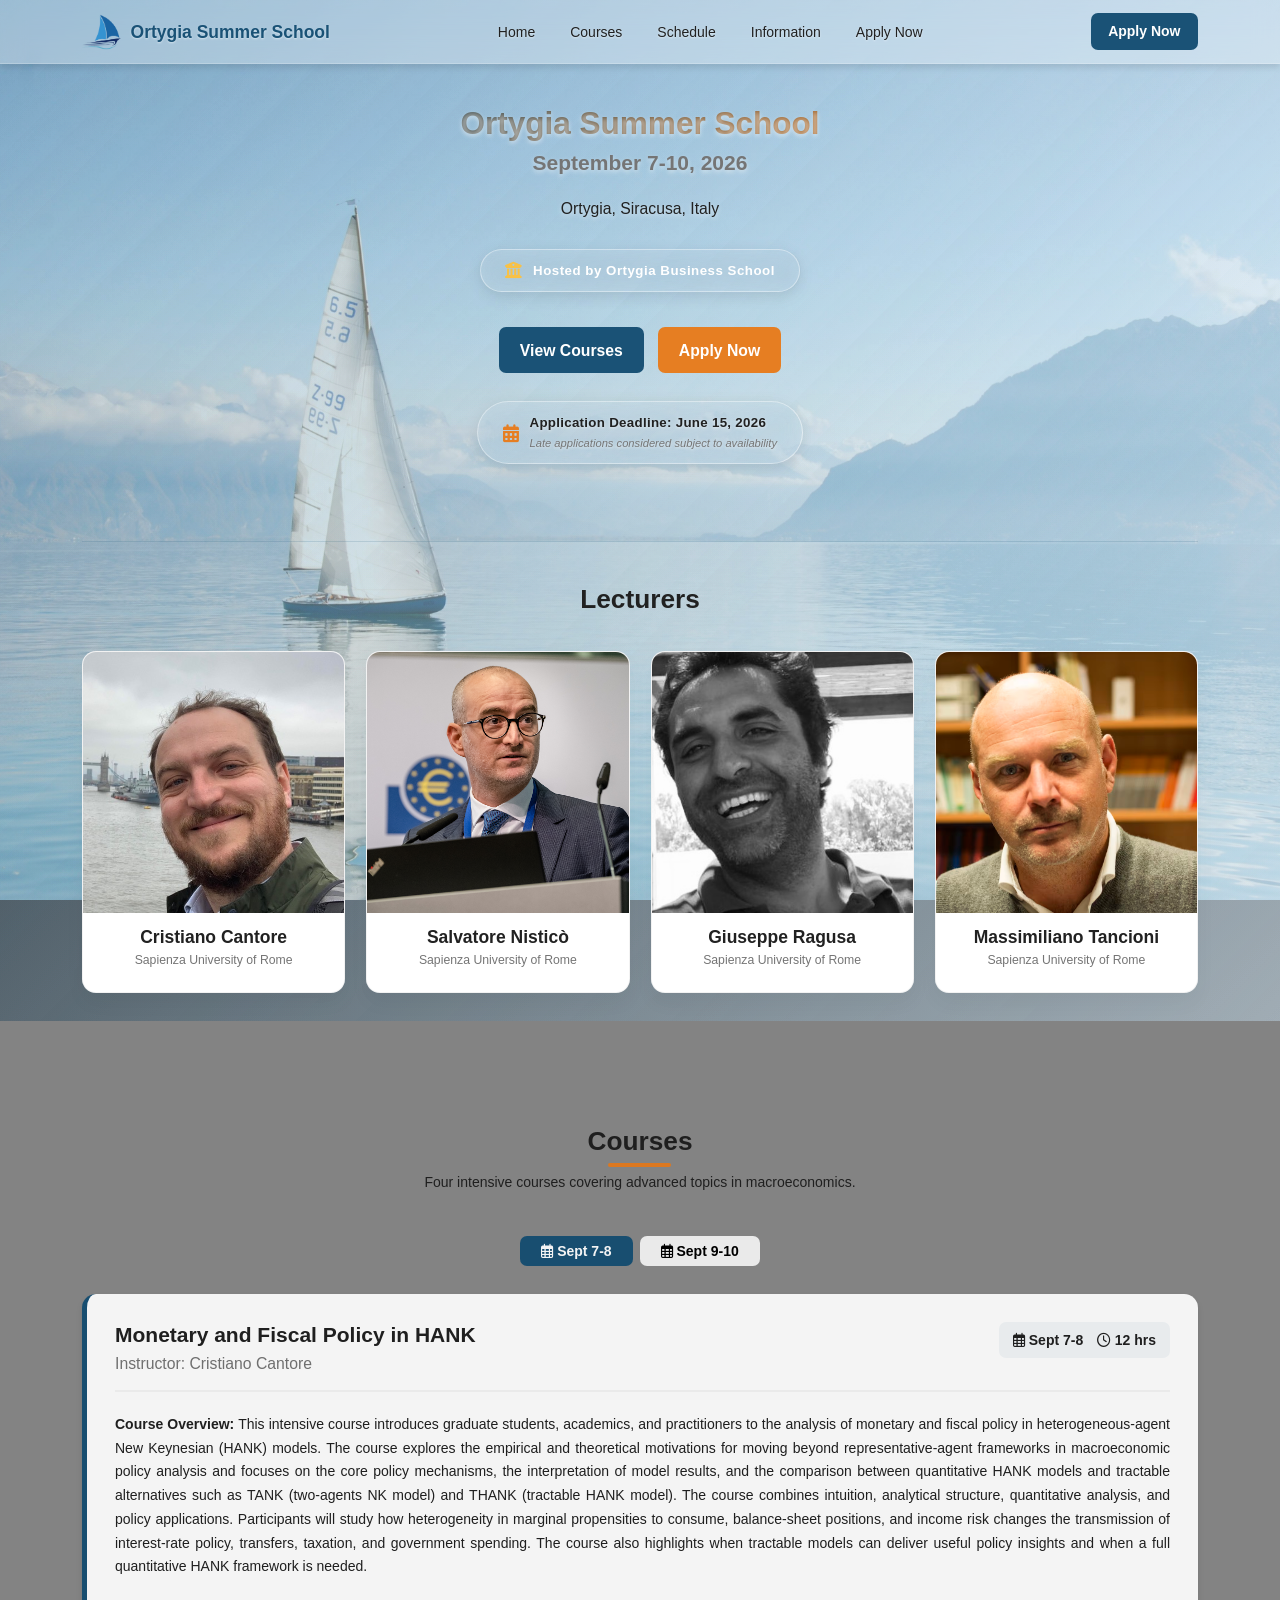
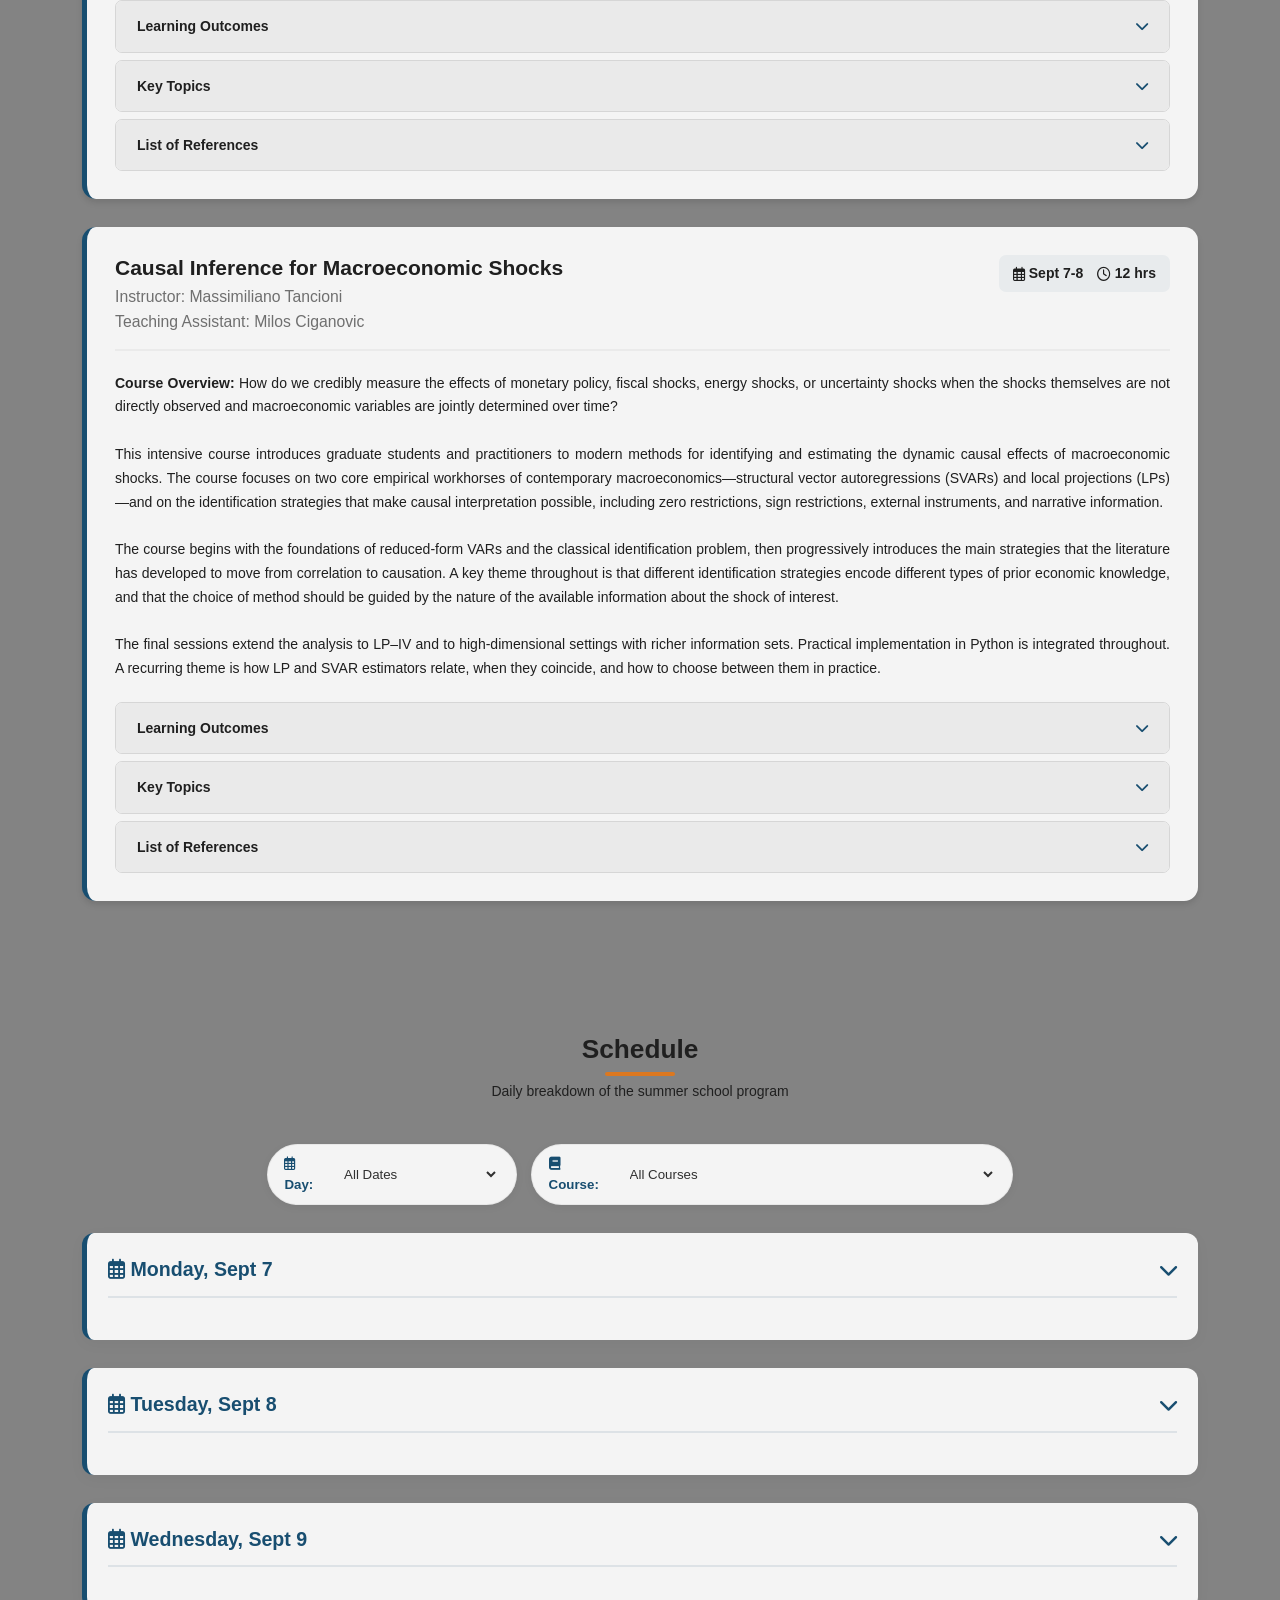
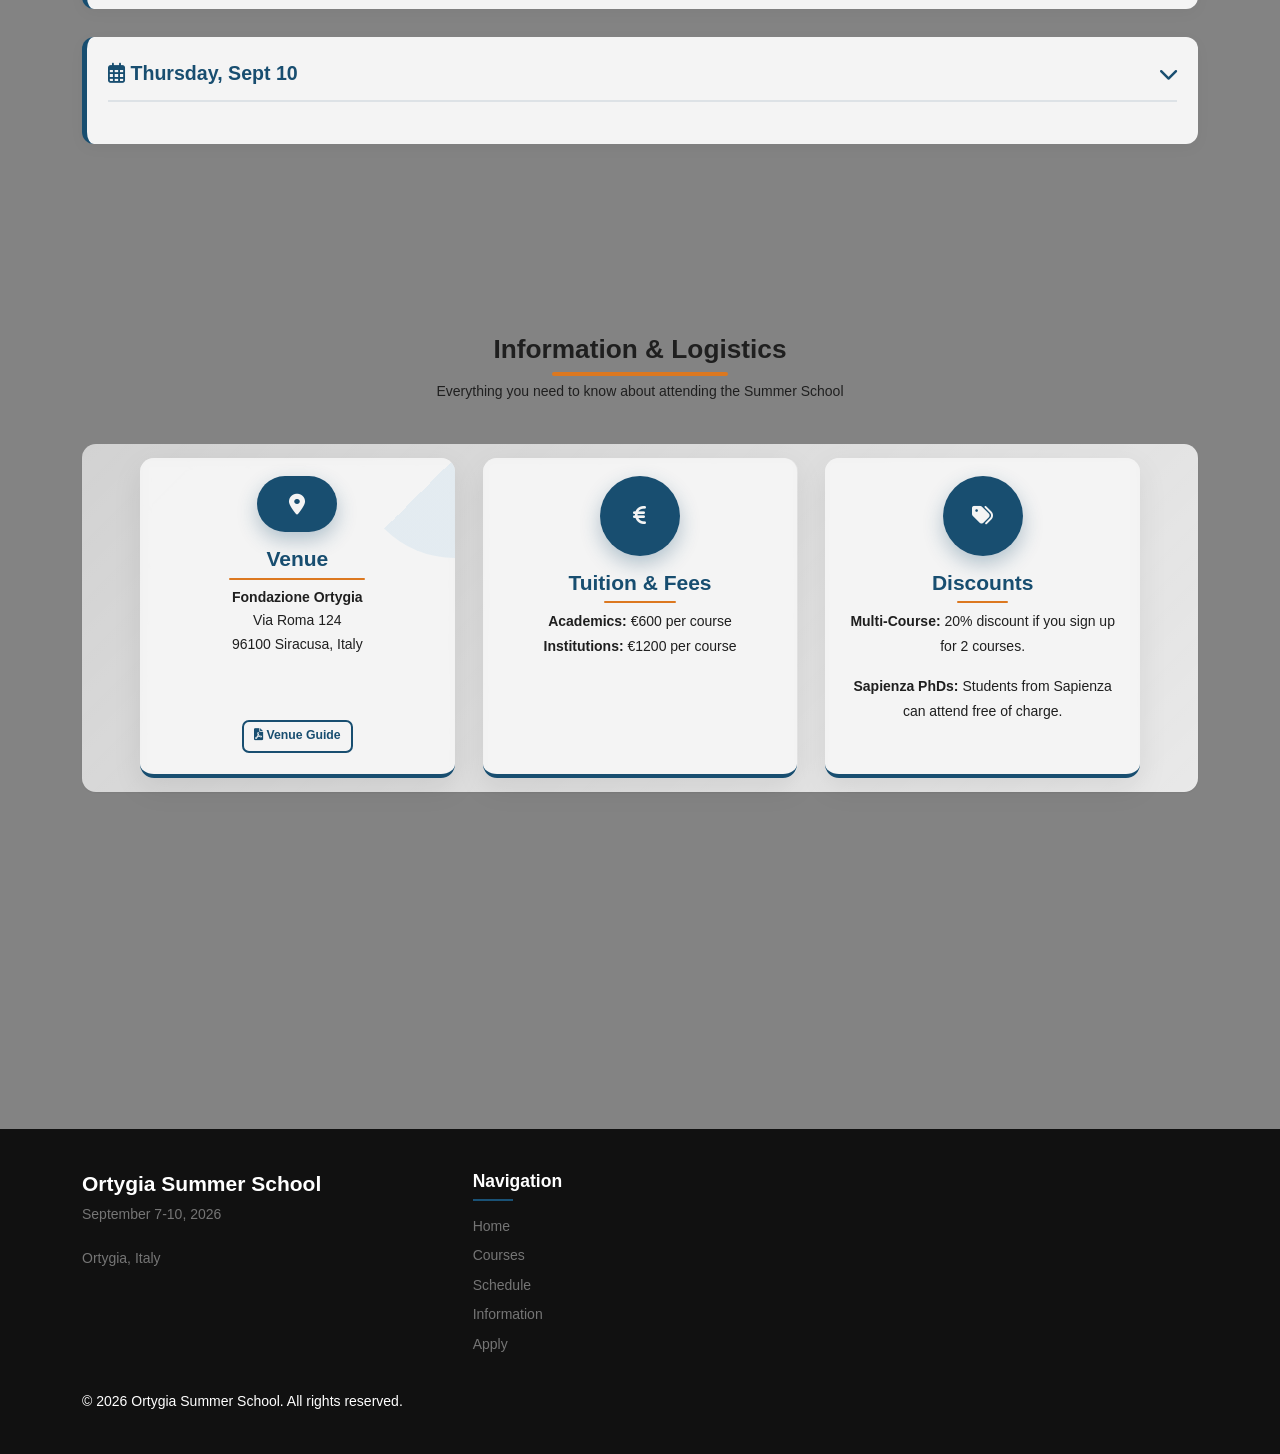
<file: index.html>
<!DOCTYPE html>
<html lang="en">
<head>
    <meta charset="UTF-8">
    <meta name="viewport" content="width=device-width, initial-scale=1.0">
    <meta name="description" content="Ortygia Summer School - Four intensive courses covering advanced topics in macroeconomics. Sept 7-10, 2026 in Siracusa, Italy.">
    <meta name="author" content="Sailing the Macro">
    
    <!-- Open Graph / Social Media Meta Tags -->
    <meta property="og:title" content="Ortygia Summer School 2026">
    <meta property="og:description" content="Intensive advanced macroeconomics courses in Ortygia, Italy (Sept 7-10, 2026).">
    <meta property="og:image" content="assets/images/swmlogo.png">
    <meta property="og:url" content="https://sailingmacro.github.io/summer-school/">
    <meta property="og:type" content="website">

    <title>Ortygia Summer School</title>
    <link rel="stylesheet" href="https://cdnjs.cloudflare.com/ajax/libs/font-awesome/6.0.0/css/all.min.css">
    <link rel="stylesheet" href="assets/css/style.css">
    <!-- Favicon -->
    <link rel="icon" href="assets/images/swmlogo.png" type="image/png">
    <style>
        /* Course Specific Styling (BSE Inspired) */
        .courses-stack {
            display: flex;
            flex-direction: column;
            gap: var(--spacing-xl);
        }
        
        .course-full-card {
            background-color: var(--bg-light);
            border-radius: var(--radius-lg);
            box-shadow: var(--shadow-md);
            padding: var(--spacing-xl);
            position: relative;
            overflow: hidden;
            border-left: 5px solid var(--primary-color);
        }

        .course-header {
            margin-bottom: var(--spacing-lg);
            padding-bottom: var(--spacing-md);
            border-bottom: 2px solid var(--bg-gray);
            display: flex;
            flex-wrap: wrap;
            justify-content: space-between;
            align-items: flex-start;
            gap: var(--spacing-md);
        }

        .course-title-area h3 {
            font-size: var(--text-2xl);
            margin-bottom: var(--spacing-xs);
            color: var(--primary-color-dark);
        }

        .course-title-area .course-instructor {
            font-size: var(--text-lg);
            color: var(--text-secondary);
            font-weight: 500;
        }

        /* Lecturers Section Customizations */
        .lecturers-section-wrapper {
            margin-top: 4rem;
            padding-top: 3rem;
            border-top: 1px solid rgba(26, 82, 118, 0.15); /* elegant subtle line */
            width: 100%;
        }

        .lecturers-title {
            text-align: center;
            font-size: var(--text-3xl);
            color: var(--primary-color-dark);
            margin-bottom: 2.5rem;
            font-weight: 700;
        }

        .lecturers-grid {
            display: grid;
            grid-template-columns: repeat(4, 1fr);
            gap: 1.5rem;
            width: 100%;
        }
        
        .lecturers-grid .speaker-card {
            background-color: #fff;
            border: 1px solid rgba(0,0,0,0.05);
            box-shadow: 0 10px 20px rgba(0,0,0,0.04);
            transition: transform 0.3s ease, box-shadow 0.3s ease;
        }

        .lecturers-grid .speaker-card:hover {
            transform: translateY(-8px);
            box-shadow: 0 15px 30px rgba(0,0,0,0.08);
        }

        @media (max-width: 991px) {
            .lecturers-grid {
                grid-template-columns: repeat(2, 1fr);
            }
        }
        
        @media (max-width: 575px) {
            .lecturers-grid {
                grid-template-columns: 1fr;
            }
        }

        .course-meta {
            display: flex;
            gap: var(--spacing-md);
            background-color: rgba(var(--primary-color-rgb), 0.05);
            padding: var(--spacing-sm) var(--spacing-md);
            border-radius: var(--radius-md);
        }

        .course-meta-item {
            display: flex;
            align-items: center;
            gap: var(--spacing-xs);
            color: var(--primary-color-dark);
            font-weight: 600;
        }

        .course-intro {
            margin-bottom: var(--spacing-lg);
            font-size: var(--text-base);
            line-height: 1.7;
            text-align: justify;
        }

        /* Summer School Accordion */
        .ss-accordion {
            display: flex;
            flex-direction: column;
            gap: var(--spacing-sm);
        }

        .ss-accordion-item {
            border: 1px solid var(--border-color, #e0e0e0);
            border-radius: var(--radius-md);
            overflow: hidden;
            transition: all var(--transition-fast);
        }

        .ss-accordion-header {
            padding: var(--spacing-md) var(--spacing-lg);
            background-color: var(--bg-gray);
            display: flex;
            justify-content: space-between;
            align-items: center;
            cursor: pointer;
            font-weight: 600;
            color: var(--text-primary);
            transition: background-color var(--transition-fast);
        }

        .ss-accordion-header:hover {
            background-color: rgba(var(--primary-color-rgb), 0.1);
        }

        .ss-accordion-icon {
            color: var(--primary-color);
            transition: transform 0.3s ease;
        }

        .ss-accordion-content {
            max-height: 0;
            padding: 0 var(--spacing-lg);
            background-color: var(--bg-light);
            overflow: hidden;
            transition: max-height 0.4s ease-in-out, padding 0.4s ease-in-out;
        }

        .ss-accordion-item.active {
            border-color: var(--primary-color-light);
            box-shadow: var(--shadow-sm);
        }

        .ss-accordion-item.active .ss-accordion-header {
            background-color: rgba(var(--primary-color-rgb), 0.05);
            border-bottom: 1px solid var(--border-color, #e0e0e0);
            color: var(--primary-color);
        }

        .ss-accordion-item.active .ss-accordion-icon {
            transform: rotate(180deg);
        }

        .ss-accordion-item.active .ss-accordion-content {
            padding: var(--spacing-md) var(--spacing-lg);
            max-height: 800px;
        }

        .ss-accordion-content ul {
            padding-left: var(--spacing-lg);
            margin-bottom: 0;
            list-style-type: disc;
        }
        
        .ss-accordion-content ul li {
            margin-bottom: var(--spacing-xs);
        }
        /* Custom Application Form */
        .apply-container {
            max-width: 800px;
            margin: 0 auto;
            background-color: var(--bg-light);
            border-radius: var(--radius-lg);
            box-shadow: var(--shadow-lg);
            padding: var(--spacing-xl);
            text-align: left;
        }

        .apply-form {
            display: grid;
            grid-template-columns: 1fr 1fr;
            gap: var(--spacing-lg);
        }

        .form-group {
            display: flex;
            flex-direction: column;
            margin-bottom: var(--spacing-sm);
        }

        .form-group.full-width {
            grid-column: 1 / -1;
        }

        .form-group label {
            font-weight: 600;
            margin-bottom: var(--spacing-xs);
            color: var(--primary-color-dark);
        }

        .form-group input,
        .form-group select,
        .form-group textarea {
            padding: var(--spacing-sm) var(--spacing-md);
            border: 1px solid var(--border-color, #ccc);
            border-radius: var(--radius-md);
            font-family: inherit;
            font-size: var(--text-base);
            transition: border-color var(--transition-fast), box-shadow var(--transition-fast);
            background-color: #fafafa;
        }

        .form-group input:focus,
        .form-group select:focus,
        .form-group textarea:focus {
            outline: none;
            border-color: var(--primary-color);
            box-shadow: 0 0 0 3px rgba(var(--primary-color-rgb), 0.2);
            background-color: #fff;
        }

        .checkbox-group {
            display: flex;
            flex-direction: column;
            gap: var(--spacing-xs);
            margin-top: var(--spacing-xs);
        }

        .checkbox-item {
            display: flex;
            align-items: center;
            gap: var(--spacing-sm);
        }

        .checkbox-item input[type="checkbox"] {
            width: 18px;
            height: 18px;
            cursor: pointer;
            accent-color: var(--primary-color);
        }

        .checkbox-item label {
            font-weight: normal;
            margin-bottom: 0;
            cursor: pointer;
        }

        .form-submit {
            grid-column: 1 / -1;
            margin-top: var(--spacing-md);
            text-align: center;
        }
        
        .form-submit .btn {
            padding: var(--spacing-sm) var(--spacing-xl);
            font-size: var(--text-lg);
            width: 100%;
            max-width: 300px;
        }

        /* Success Message hidden by default */
        #form-success-msg {
            display: none;
            text-align: center;
            padding: var(--spacing-xl);
            background-color: rgba(var(--primary-color-rgb), 0.1);
            border-radius: var(--radius-md);
            color: var(--primary-color-dark);
            grid-column: 1 / -1;
        }
        
        #form-success-msg i {
            font-size: 3rem;
            color: #4CAF50;
            margin-bottom: var(--spacing-md);
        }

        .host-link {
            display: inline-flex;
            align-items: center;
            gap: 0.75rem;
            margin-bottom: 2.5rem;
            color: #fff;
            text-decoration: none;
            font-weight: 600;
            font-size: 0.95rem;
            letter-spacing: 0.5px;
            background: linear-gradient(135deg, rgba(255, 255, 255, 0.15), rgba(255, 255, 255, 0.05));
            padding: 0.7rem 1.75rem;
            border-radius: 50px;
            transition: all 0.4s cubic-bezier(0.175, 0.885, 0.32, 1.275);
            border: 1px solid rgba(255, 255, 255, 0.4);
            backdrop-filter: blur(10px);
            box-shadow: 0 4px 15px rgba(0, 0, 0, 0.1);
        }

        .host-link i {
            font-size: 1.2rem;
            color: #f8c146;
            transition: transform 0.4s ease;
        }

        .host-link:hover {
            background: linear-gradient(135deg, rgba(255, 255, 255, 0.25), rgba(255, 255, 255, 0.15));
            transform: translateY(-4px) scale(1.02);
            color: #fff;
            box-shadow: 0 10px 25px rgba(0, 0, 0, 0.2);
            border-color: rgba(255, 255, 255, 0.8);
        }

        .host-link:hover i {
            transform: scale(1.15) rotate(-10deg);
        }

        @media (max-width: 768px) {
            .apply-form {
                grid-template-columns: 1fr;
            }
        }

        /* Schedule Calendar / Filter Styles */
        .schedule-controls {
            display: flex;
            gap: 1rem;
            margin-bottom: 2rem;
            flex-wrap: wrap;
            justify-content: center;
        }
        .filter-group {
            display: flex;
            align-items: center;
            gap: 0.5rem;
            background: #fff;
            padding: 0.5rem 1.2rem;
            border-radius: 50px;
            box-shadow: 0 2px 8px rgba(0,0,0,0.06);
            border: 1px solid rgba(0,0,0,0.05);
        }
        .filter-group label {
            font-weight: 600;
            color: #1a5276;
            margin: 0;
            font-size: 0.95rem;
        }
        .filter-select {
            border: none;
            background: transparent;
            font-size: 0.95rem;
            color: #333;
            outline: none;
            cursor: pointer;
            font-family: inherit;
        }
        .schedule-calendar {
            background: transparent;
            width: 100%;
        }
        .calendar-day {
            margin-bottom: 2rem;
            background: #fff;
            border-radius: 12px;
            padding: 1.5rem;
            box-shadow: 0 4px 15px rgba(0,0,0,0.04);
            border-left: 5px solid #1a5276;
        }
        .calendar-day-header {
            font-size: 1.4rem;
            font-weight: 700;
            color: #1a5276;
            margin-bottom: 1.5rem;
            padding-bottom: 0.75rem;
            border-bottom: 2px solid rgba(26, 82, 118, 0.1);
            display: flex;
            align-items: center;
            gap: 0.5rem;
        }
        .calendar-events {
            display: flex;
            flex-direction: column;
            gap: 1rem;
        }
        .calendar-event {
            background: #fafafa;
            border: 1px solid rgba(0,0,0,0.06);
            border-radius: 8px;
            padding: 1.25rem;
            transition: transform 0.2s, box-shadow 0.2s;
        }
        .calendar-event:hover {
            transform: translateY(-3px);
            box-shadow: 0 6px 12px rgba(0,0,0,0.06);
            background: #fff;
        }
        .calendar-event.hidden {
            display: none !important;
        }
        .event-top {
            display: flex;
            justify-content: space-between;
            align-items: flex-start;
            margin-bottom: 0.75rem;
            flex-wrap: wrap;
            gap: 1rem;
        }
        .event-time-badge {
            background: rgba(26, 82, 118, 0.1);
            color: #1a5276;
            padding: 0.35rem 0.75rem;
            border-radius: 50px;
            font-weight: 600;
            font-size: 0.9rem;
            display: inline-flex;
            align-items: center;
            gap: 0.4rem;
        }
        .event-course-badge {
            font-size: 0.85rem;
            color: #666;
            background: #eee;
            padding: 0.25rem 0.6rem;
            border-radius: 6px;
            font-weight: 500;
        }
        .event-title {
            font-size: 1.15rem;
            font-weight: 700;
            color: #333;
            margin-bottom: 0.25rem;
        }
        .event-instructor {
            font-size: 0.95rem;
            color: #1a5276;
            margin-bottom: 0.75rem;
            font-weight: 600;
            display: flex;
            align-items: center;
            gap: 0.4rem;
        }
        .event-desc {
            color: #555;
            font-size: 0.95rem;
            line-height: 1.6;
        }
        @media (max-width: 575px) {
            .calendar-day {
                padding: 1rem;
            }
            .event-top {
                flex-direction: column;
                gap: 0.5rem;
            }
        }
    </style>
</head>
<body>
    <!-- Header with sticky navigation -->
    <header id="header">
        <div class="container">
            <div class="header-content">
                <div class="logo">
                    <a href="/#home"><img src="assets/images/swmlogo.png" alt="Sailing Logo" class="logo-img"><span class="logo-text">Ortygia Summer School</span></a>
                </div>
                <nav class="main-nav">
                    <div class="mobile-menu-icon" onclick="document.querySelector('.nav-links').classList.toggle('active')">
                        <span><i class="fas fa-bars"></i></span>
                    </div>
                    <ul class="nav-links">
                        <li><a href="/#home">Home</a></li>
                        <li><a href="/#courses">Courses</a></li>
                        <li><a href="/#schedule">Schedule</a></li>
                        <li><a href="/#info">Information</a></li>
                        <li><a href="/apply">Apply Now</a></li>
                    </ul>
                </nav>
                <div class="nav-cta-header">
                    <a href="/apply" class="btn btn-primary">Apply Now</a>
                </div>
            </div>
        </div>
    </header>

    <!-- Main content with sections -->
    <main>
        <!-- Home section -->
        <section id="home" class="section active">
            <div class="container">
                <div class="hero">
                    <h1>Ortygia Summer School</h1>
                    <h2>September 7-10, 2026</h2>
                    <p class="lead">Ortygia, Siracusa, Italy</p>
                    <a href="https://www.ortygiabs.org" target="_blank" class="host-link">
                        <i class="fas fa-university"></i> Hosted by Ortygia Business School
                    </a>
                    <div class="hero-buttons">
                        <a href="#courses" class="btn btn-primary btn-lg">View Courses</a>
                        <a href="/apply" class="btn btn-secondary btn-lg">Apply Now</a>
                    </div>
                    <div class="deadline-notice">
                        <i class="fas fa-calendar-alt"></i>
                        <div>
                            <span class="deadline-date">Application Deadline: June 15, 2026</span>
                            <span class="deadline-note">Late applications considered subject to availability</span>
                        </div>
                    </div>
                </div>

                <!-- Lecturers Section -->
                <div class="lecturers-section-wrapper">
                    <h3 class="lecturers-title">Lecturers</h3>
                    <div class="lecturers-grid">
                        <div class="speaker-card">
                            <div class="speaker-image">
                                <a href="https://www.cristianocantore.com" target="_blank"><img src="assets/keynotes/Cristiano Cantore.png" alt="Cristiano Cantore" loading="lazy" onerror="this.src='assets/images/swmlogo.png'; this.style.objectFit='contain'; this.style.padding='20px';"></a>
                            </div>
                            <h4>Cristiano Cantore</h4>
                            <p class="speaker-title">Sapienza University of Rome</p>
                        </div>
                        <div class="speaker-card">
                            <div class="speaker-image">
                                <a href="https://sites.google.com/view/salvatore-nistico" target="_blank"><img src="assets/keynotes/Salvatore Nistico.png" alt="Salvatore Nisticò" loading="lazy" onerror="this.src='assets/images/swmlogo.png'; this.style.objectFit='contain'; this.style.padding='20px';"></a>
                            </div>
                            <h4>Salvatore Nisticò</h4>
                            <p class="speaker-title">Sapienza University of Rome</p>
                        </div>
                        <div class="speaker-card">
                            <div class="speaker-image">
                                <a href="https://gragusa.org" target="_blank"><img src="assets/keynotes/Giusepe Ragusa.png" alt="Giuseppe Ragusa" loading="lazy" onerror="this.src='assets/images/swmlogo.png'; this.style.objectFit='contain'; this.style.padding='20px';"></a>
                            </div>
                            <h4>Giuseppe Ragusa</h4>
                            <p class="speaker-title">Sapienza University of Rome</p>
                        </div>
                        <div class="speaker-card">
                            <div class="speaker-image">
                                <a href="https://massimilianotancioni.site.uniroma1.it" target="_blank"><img src="assets/keynotes/Massimiliano Tancioni.png" alt="Massimiliano Tancioni" loading="lazy" onerror="this.src='assets/images/swmlogo.png'; this.style.objectFit='contain'; this.style.padding='20px';"></a>
                            </div>
                            <h4>Massimiliano Tancioni</h4>
                            <p class="speaker-title">Sapienza University of Rome</p>
                        </div>
                    </div>
                </div>
            </div>
        </section>

        <!-- Courses section -->
        <section id="courses" class="section">
            <div class="container">
                <div class="section-header">
                    <h2>Courses</h2>
                    <p>Four intensive courses covering advanced topics in macroeconomics.</p>
                </div>
                <div class="section-content">
                                        <div class="tab-buttons">
                        <button class="tab-btn active" data-tab="tab-week1" onclick="switchTab(this, 'tab-week1')"><i class="far fa-calendar-alt"></i> Sept 7-8</button>
                        <button class="tab-btn" data-tab="tab-week2" onclick="switchTab(this, 'tab-week2')"><i class="far fa-calendar-alt"></i> Sept 9-10</button>
                    </div>
                    
                    <div id="tab-week1" class="tab-content active courses-stack" style="display:flex;">
                        <!-- JS injected courses will go here -->
                    </div>
                    <div id="tab-week2" class="tab-content courses-stack" style="display:none;">
                        <!-- JS injected courses will go here -->
                    </div>

                </div>
            </div>
        </section>

        <!-- Schedule section -->
        <section id="schedule" class="section">
            <div class="container">
                <div class="section-header">
                    <h2>Schedule</h2>
                    <p>Daily breakdown of the summer school program</p>
                </div>
                <div class="section-content">
                    <div class="schedule-container">
                        
                        <div class="schedule-controls">
                            <div class="filter-group">
                                <label for="day-filter"><i class="far fa-calendar-alt"></i> Day:</label>
                                <select id="day-filter" class="filter-select" onchange="filterSchedule()">
                                    <option value="all">All Dates</option>
                                    <option value="sept7">Monday, Sept 7</option>
                                    <option value="sept8">Tuesday, Sept 8</option>
                                    <option value="sept9">Wednesday, Sept 9</option>
                                    <option value="sept10">Thursday, Sept 10</option>
                                </select>
                            </div>
                            <div class="filter-group">
                                <label for="course-filter"><i class="fas fa-book"></i> Course:</label>
                                <select id="course-filter" class="filter-select" onchange="filterSchedule()">
                                    <option value="all">All Courses</option>
                                    <option value="cantore">Monetary and Fiscal Policy in HANK (Cantore)</option>
                                    <option value="tancioni">Causal Inference for Macroeconomic Shocks (Tancioni)</option>
                                    <option value="nistico">Balance Sheet Policies in DGE Models (Nisticò)</option>
                                    <option value="ragusa">Machine Learning for Economics (Ragusa)</option>
                                </select>
                            </div>
                        </div>

                        <div id="schedule-calendar" class="schedule-calendar">
                            <!-- JS injected schedule will go here -->
                        </div>
                        <div id="no-schedule-results" style="display: none; text-align: center; color: #666; padding: 2rem 0; background: #fff; border-radius: 12px; box-shadow: 0 4px 15px rgba(0,0,0,0.05); margin-top: 1rem;">
                            No sessions match the selected filters.
                        </div>

                    </div>
                </div>
            </div>
        </section>

        <!-- Information section -->
        <section id="info" class="section">
            <div class="container">
                <div class="section-header">
                    <h2>Information & Logistics</h2>
                    <p>Everything you need to know about attending the Summer School</p>
                </div>
                <div class="section-content">
                    <div class="info-cards-container">
                        <div class="info-grid">
                            <!-- Venue Card -->
                            <div class="info-card venue-card">
                                <div class="card-spotlight"></div>
                                <div class="info-icon">
                                    <i class="fas fa-map-marker-alt"></i>
                                </div>
                                <h3>Venue</h3>
                                <div class="venue-details">
                                    <p><strong>Fondazione Ortygia</strong><br>Via Roma 124<br>96100 Siracusa, Italy</p>
                                    <a href="../assets/pdfs/welcomeguide.pdf" target="_blank" class="btn btn-outline btn-sm" style="margin-top:10px;"><i class="fas fa-file-pdf"></i> Venue Guide</a>
                                </div>
                            </div>
                            
                            <!-- Fees Card -->
                            <div class="info-card">
                                <div class="card-spotlight"></div>
                                <div class="info-icon">
                                    <i class="fas fa-euro-sign"></i>
                                </div>
                                <h3>Tuition & Fees</h3>
                                <p><strong>Academics:</strong> €600 per course<br>
                                <strong>Institutions:</strong> €1200 per course</p>
                            </div>

                            <!-- Discounts Card -->
                            <div class="info-card">
                                <div class="card-spotlight"></div>
                                <div class="info-icon">
                                    <i class="fas fa-tags"></i>
                                </div>
                                <h3>Discounts</h3>
                                <p><strong>Multi-Course:</strong> 20% discount if you sign up for 2 courses.</p>
                                <p><strong>Sapienza PhDs:</strong> Students from Sapienza can attend free of charge.</p>
                            </div>

                            <!-- Conference Tie-in (hidden for now) -->
                            <div class="info-card" style="display: none;">
                                <div class="card-spotlight"></div>
                                <div class="info-icon">
                                    <i class="fas fa-ship"></i>
                                </div>
                                <h3>Sailing the Macro 2026</h3>
                                <p>Summer School participants may submit to the Sailing the Macro Workshop.</p>
                                <p>We reserve <strong>one special session</strong> specifically for Summer School participants to present their work!</p>
                                <a href="https://sailingthemacro.org/" target="_blank" class="btn btn-outline btn-sm" style="margin-top:10px;"><i class="fas fa-external-link-alt"></i> Workshop Website</a>
                            </div>
                        </div>
                    </div>
                </div>
            </div>
        </section>

        </main>

    <!-- Footer -->
    <footer>
        <div class="container">
            <div class="footer-content">
                <div class="footer-logo">
                    <h3>Ortygia Summer School</h3>
                    <p>September 7-10, 2026</p>
                    <p>Ortygia, Italy</p>
                </div>
                <div class="footer-links">
                    <div class="footer-column">
                        <h4>Navigation</h4>
                        <ul>
                            <li><a href="/#home">Home</a></li>
                            <li><a href="/#courses">Courses</a></li>
                            <li><a href="/#schedule">Schedule</a></li>
                            <li><a href="/#info">Information</a></li>
                            <li><a href="/apply">Apply</a></li>
                        </ul>
                    </div>
                </div>
            </div>
            <div class="copyright">
                <p>&copy; 2026 Ortygia Summer School. All rights reserved.</p>
            </div>
        </div>
    </footer>

    <script src="assets/js/script.js"></script>
    <script>
        document.addEventListener('DOMContentLoaded', async () => {
            try {
                const response = await fetch('courses.json');
                const courses = await response.json();
                
                const week1Container = document.getElementById('tab-week1');
                const week2Container = document.getElementById('tab-week2');
                
                courses.forEach(course => {
                    const topicsHtml = course.topics.map(t => `<li>${t}</li>`).join('');
                    const referencesHtml = course.references.map(r => `<li>${r}</li>`).join('');
                    
                    const courseHtml = `
                        <div class="course-full-card">
                            <div class="course-header">
                                <div class="course-title-area">
                                    <h3>${course.title}</h3>
                                    <div class="course-instructor">Instructor: ${course.instructor}</div>
                                    ${course.ta ? `<div class="course-instructor">Teaching Assistant: ${course.ta}</div>` : ''}
                                </div>
                                <div class="course-meta">
                                    <div class="course-meta-item"><i class="far fa-calendar-alt"></i> ${course.date}</div>
                                    <div class="course-meta-item"><i class="far fa-clock"></i> ${course.time}</div>
                                </div>
                            </div>
                            <div class="course-intro">
                                <strong>Course Overview:</strong> ${course.overview}
                            </div>
                            <div class="ss-accordion">
                                <div class="ss-accordion-item">
                                    <div class="ss-accordion-header">Learning Outcomes<i class="fas fa-chevron-down ss-accordion-icon"></i></div>
                                    <div class="ss-accordion-content"><p style="padding-top: var(--spacing-md);">${course.learningOutcomes}</p></div>
                                </div>
                                <div class="ss-accordion-item">
                                    <div class="ss-accordion-header">Key Topics<i class="fas fa-chevron-down ss-accordion-icon"></i></div>
                                    <div class="ss-accordion-content">
                                        <ul style="padding-top: var(--spacing-md);">${topicsHtml}</ul>
                                    </div>
                                </div>
                                <div class="ss-accordion-item">
                                    <div class="ss-accordion-header">List of References<i class="fas fa-chevron-down ss-accordion-icon"></i></div>
                                    <div class="ss-accordion-content">
                                        <ul style="padding-top: var(--spacing-md);">${referencesHtml}</ul>
                                    </div>
                                </div>
                            </div>
                        </div>
                    `;
                    
                    if (course.tabId === 'tab-week1') {
                        week1Container.innerHTML += courseHtml;
                    } else if (course.tabId === 'tab-week2') {
                        week2Container.innerHTML += courseHtml;
                    }
                });

                // Attach accordion events after courses are loaded
                const accordions = document.querySelectorAll('.ss-accordion-header');
                accordions.forEach(acc => {
                    acc.addEventListener('click', () => {
                        const item = acc.parentElement;
                        const isActive = item.classList.contains('active');
                        
                        document.querySelectorAll('.ss-accordion-item').forEach(i => i.classList.remove('active'));
                        
                        if (!isActive) {
                            item.classList.add('active');
                        }
                    });
                });

            } catch (error) {
                console.error('Error loading courses:', error);
            }
        });

        function switchTab(btn, tabId) {
            document.querySelectorAll('.tab-btn').forEach(b => b.classList.remove('active'));
            document.querySelectorAll('.tab-content').forEach(c => {
                c.classList.remove('active');
                c.style.display = 'none';
            });
            
            btn.classList.add('active');
            const target = document.getElementById(tabId);
            target.classList.add('active');
            target.style.display = 'flex'; // our courses-stack is a flex container
        }

        // Fetch and Render Calendar Schedule
        async function loadSchedule() {
            try {
                const response = await fetch('schedule.json');
                const scheduleData = await response.json();
                
                const container = document.getElementById('schedule-calendar');
                if(!container) return;
                container.innerHTML = '';
                
                // Group by dateLabel
                const grouped = {};
                scheduleData.forEach(item => {
                    if(!grouped[item.dateLabel]) grouped[item.dateLabel] = [];
                    grouped[item.dateLabel].push(item);
                });

                for(const [dayLabel, events] of Object.entries(grouped)) {
                    const dayId = events[0].date;
                    
                    const dayDiv = document.createElement('div');
                    dayDiv.className = 'calendar-day';
                    dayDiv.setAttribute('data-day', dayId);
                    
                    let eventsHtml = '';
                    events.forEach(ev => {
                        eventsHtml += `
                            <div class="calendar-event" data-day="${ev.date}" data-course="${ev.courseId}">
                                <div class="event-top">
                                    <div class="event-time-badge"><i class="far fa-clock"></i> ${ev.time}</div>
                                    <div class="event-course-badge">${ev.courseName}</div>
                                </div>
                                <div class="event-title">${ev.topic}</div>
                                <div class="event-instructor"><i class="fas fa-chalkboard-teacher"></i> ${ev.ta && ev.topic.startsWith('Python Lab') ? ev.ta : ev.instructor}</div>
                                <div class="event-desc">${ev.description}</div>
                            </div>
                        `;
                    });

                    dayDiv.innerHTML = `
                        <div class="calendar-day-header" style="cursor: pointer; display: flex; justify-content: space-between; align-items: center;" onclick="const evts = this.nextElementSibling; const icon = this.querySelector('i.toggle-icon'); if (evts.style.display === 'none') { evts.style.display = 'block'; icon.className = 'fas fa-chevron-up toggle-icon'; } else { evts.style.display = 'none'; icon.className = 'fas fa-chevron-down toggle-icon'; }">
                            <span><i class="far fa-calendar-alt"></i> ${dayLabel}</span>
                            <i class="fas fa-chevron-down toggle-icon"></i>
                        </div>
                        <div class="calendar-events" style="display: none;">
                            ${eventsHtml}
                        </div>
                    `;
                    container.appendChild(dayDiv);
                }
            } catch (error) {
                console.error('Error loading schedule:', error);
            }
        }

        loadSchedule();

        // Filter functionality for the new Calendar View
        function filterSchedule() {
            const dayFilter = document.getElementById('day-filter').value;
            const courseFilter = document.getElementById('course-filter').value;
            
            const allDays = document.querySelectorAll('.calendar-day');
            let anyVisible = false;

            allDays.forEach(dayBox => {
                const events = dayBox.querySelectorAll('.calendar-event');
                let dayHasVisibleEvent = false;

                events.forEach(ev => {
                    const evDate = ev.getAttribute('data-day');
                    const evCourse = ev.getAttribute('data-course');
                    
                    const matchDay = (dayFilter === 'all' || dayFilter === evDate);
                    const matchCourse = (courseFilter === 'all' || courseFilter === evCourse);
                    
                    if (matchDay && matchCourse) {
                        ev.classList.remove('hidden');
                        dayHasVisibleEvent = true;
                        anyVisible = true;
                    } else {
                        ev.classList.add('hidden');
                    }
                });

                if (dayHasVisibleEvent) {
                    dayBox.style.display = 'block';
                } else {
                    dayBox.style.display = 'none';
                }
            });

            const noResults = document.getElementById('no-schedule-results');
            if (noResults) {
                noResults.style.display = anyVisible ? 'none' : 'block';
            }
        }
    </script>
</body>
</html>
</file>
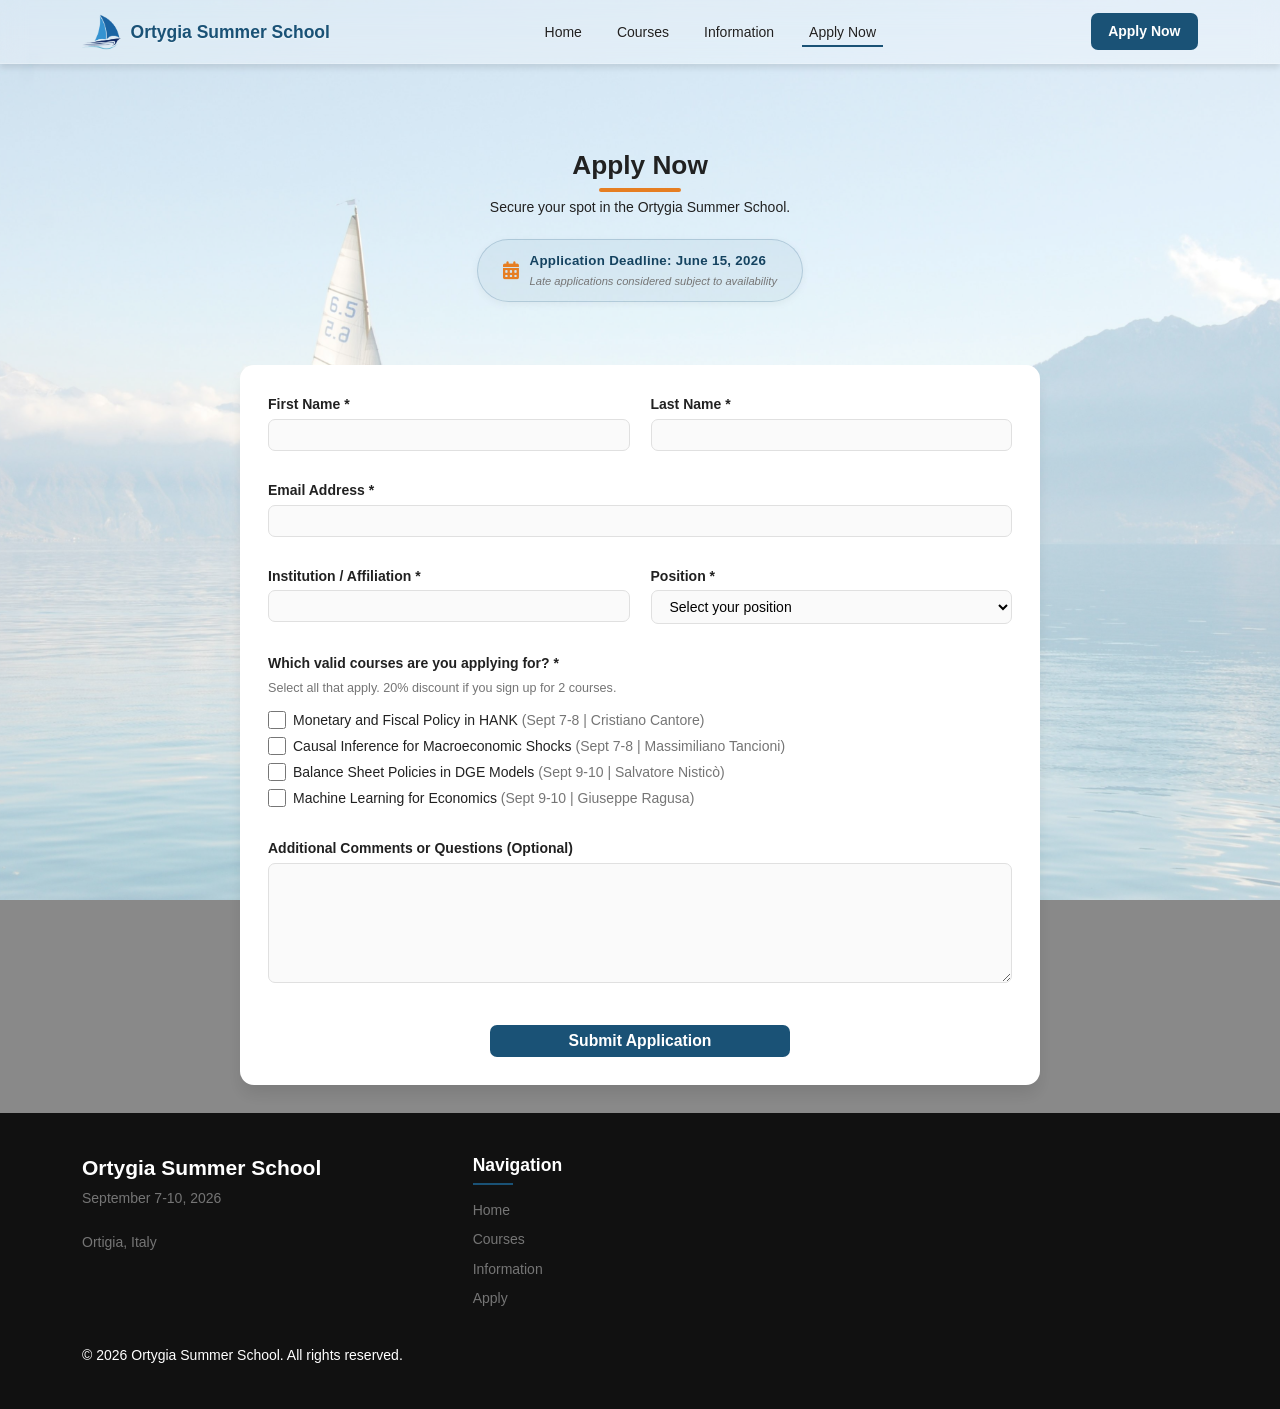
<file: apply.html>
<!DOCTYPE html>
<html lang="en">
<head>
    <meta charset="UTF-8">
    <meta name="viewport" content="width=device-width, initial-scale=1.0">
    <meta name="description" content="Apply for the Ortygia Summer School 2026. Join our intensive macroeconomics courses in Ortigia, Italy.">
    <meta name="author" content="Sailing the Macro">
    
    <!-- Open Graph / Social Media Meta Tags -->
    <meta property="og:title" content="Apply | Ortygia Summer School 2026">
    <meta property="og:description" content="Submit your application for the Ortygia Summer School in Siracusa, Italy.">
    <meta property="og:image" content="assets/images/swmlogo.png">
    <meta property="og:url" content="https://sailingmacro.github.io/summer-school/apply.html">
    <meta property="og:type" content="website">

    <title>Apply - Ortygia Summer School</title>
    <link rel="stylesheet" href="https://cdnjs.cloudflare.com/ajax/libs/font-awesome/6.0.0/css/all.min.css">
    <link rel="stylesheet" href="assets/css/style.css">
    <!-- Favicon -->
    <link rel="icon" href="assets/images/swmlogo.png" type="image/png">
    <style>
        /* Course Specific Styling (BSE Inspired) */
        .courses-stack {
            display: flex;
            flex-direction: column;
            gap: var(--spacing-xl);
        }
        
        .course-full-card {
            background-color: var(--bg-light);
            border-radius: var(--radius-lg);
            box-shadow: var(--shadow-md);
            padding: var(--spacing-xl);
            position: relative;
            overflow: hidden;
            border-left: 5px solid var(--primary-color);
        }

        .course-header {
            margin-bottom: var(--spacing-lg);
            padding-bottom: var(--spacing-md);
            border-bottom: 2px solid var(--bg-gray);
            display: flex;
            flex-wrap: wrap;
            justify-content: space-between;
            align-items: flex-start;
            gap: var(--spacing-md);
        }

        .course-title-area h3 {
            font-size: var(--text-2xl);
            margin-bottom: var(--spacing-xs);
            color: var(--primary-color-dark);
        }

        .course-title-area .course-instructor {
            font-size: var(--text-lg);
            color: var(--text-secondary);
            font-weight: 500;
        }

        .course-meta {
            display: flex;
            gap: var(--spacing-md);
            background-color: rgba(var(--primary-color-rgb), 0.05);
            padding: var(--spacing-sm) var(--spacing-md);
            border-radius: var(--radius-md);
        }

        .course-meta-item {
            display: flex;
            align-items: center;
            gap: var(--spacing-xs);
            color: var(--primary-color-dark);
            font-weight: 600;
        }

        .course-intro {
            margin-bottom: var(--spacing-lg);
            font-size: var(--text-base);
            line-height: 1.7;
            text-align: justify;
        }

        /* Summer School Accordion */
        .ss-accordion {
            display: flex;
            flex-direction: column;
            gap: var(--spacing-sm);
        }

        .ss-accordion-item {
            border: 1px solid var(--border-color, #e0e0e0);
            border-radius: var(--radius-md);
            overflow: hidden;
            transition: all var(--transition-fast);
        }

        .ss-accordion-header {
            padding: var(--spacing-md) var(--spacing-lg);
            background-color: var(--bg-gray);
            display: flex;
            justify-content: space-between;
            align-items: center;
            cursor: pointer;
            font-weight: 600;
            color: var(--text-primary);
            transition: background-color var(--transition-fast);
        }

        .ss-accordion-header:hover {
            background-color: rgba(var(--primary-color-rgb), 0.1);
        }

        .ss-accordion-icon {
            color: var(--primary-color);
            transition: transform 0.3s ease;
        }

        .ss-accordion-content {
            max-height: 0;
            padding: 0 var(--spacing-lg);
            background-color: var(--bg-light);
            overflow: hidden;
            transition: max-height 0.4s ease-in-out, padding 0.4s ease-in-out;
        }

        .ss-accordion-item.active {
            border-color: var(--primary-color-light);
            box-shadow: var(--shadow-sm);
        }

        .ss-accordion-item.active .ss-accordion-header {
            background-color: rgba(var(--primary-color-rgb), 0.05);
            border-bottom: 1px solid var(--border-color, #e0e0e0);
            color: var(--primary-color);
        }

        .ss-accordion-item.active .ss-accordion-icon {
            transform: rotate(180deg);
        }

        .ss-accordion-item.active .ss-accordion-content {
            padding: var(--spacing-md) var(--spacing-lg);
            max-height: 800px;
        }

        .ss-accordion-content ul {
            padding-left: var(--spacing-lg);
            margin-bottom: 0;
            list-style-type: disc;
        }
        
        .ss-accordion-content ul li {
            margin-bottom: var(--spacing-xs);
        }
        /* Custom Application Form */
        .apply-container {
            max-width: 800px;
            margin: 0 auto;
            background-color: var(--bg-light);
            border-radius: var(--radius-lg);
            box-shadow: var(--shadow-lg);
            padding: var(--spacing-xl);
            text-align: left;
        }

        .apply-form {
            display: grid;
            grid-template-columns: 1fr 1fr;
            gap: var(--spacing-lg);
        }

        .form-group {
            display: flex;
            flex-direction: column;
            margin-bottom: var(--spacing-sm);
        }

        .form-group.full-width {
            grid-column: 1 / -1;
        }

        .form-group label {
            font-weight: 600;
            margin-bottom: var(--spacing-xs);
            color: var(--primary-color-dark);
        }

        .form-group input,
        .form-group select,
        .form-group textarea {
            padding: var(--spacing-sm) var(--spacing-md);
            border: 1px solid var(--border-color, #ccc);
            border-radius: var(--radius-md);
            font-family: inherit;
            font-size: var(--text-base);
            transition: border-color var(--transition-fast), box-shadow var(--transition-fast);
            background-color: #fafafa;
        }

        .form-group input:focus,
        .form-group select:focus,
        .form-group textarea:focus {
            outline: none;
            border-color: var(--primary-color);
            box-shadow: 0 0 0 3px rgba(var(--primary-color-rgb), 0.2);
            background-color: #fff;
        }

        .checkbox-group {
            display: flex;
            flex-direction: column;
            gap: var(--spacing-xs);
            margin-top: var(--spacing-xs);
        }

        .checkbox-item {
            display: flex;
            align-items: center;
            gap: var(--spacing-sm);
        }

        .checkbox-item input[type="checkbox"] {
            width: 18px;
            height: 18px;
            cursor: pointer;
            accent-color: var(--primary-color);
        }

        .checkbox-item label {
            font-weight: normal;
            margin-bottom: 0;
            cursor: pointer;
        }

        .form-submit {
            grid-column: 1 / -1;
            margin-top: var(--spacing-md);
            text-align: center;
        }
        
        .form-submit .btn {
            padding: var(--spacing-sm) var(--spacing-xl);
            font-size: var(--text-lg);
            width: 100%;
            max-width: 300px;
        }

        /* Success Message hidden by default */
        #form-success-msg {
            display: none;
            text-align: center;
            padding: var(--spacing-xl);
            background-color: rgba(var(--primary-color-rgb), 0.1);
            border-radius: var(--radius-md);
            color: var(--primary-color-dark);
            grid-column: 1 / -1;
        }
        
        #form-success-msg i {
            font-size: 3rem;
            color: #4CAF50;
            margin-bottom: var(--spacing-md);
        }

        @media (max-width: 768px) {
            .apply-form {
                grid-template-columns: 1fr;
            }
        }
    </style>
</head>
<body>
    <!-- Header with sticky navigation -->
    <header id="header">
        <div class="container">
            <div class="header-content">
                <div class="logo">
                    <a href="/#home"><img src="assets/images/swmlogo.png" alt="Sailing Logo" class="logo-img"><span class="logo-text">Ortygia Summer School</span></a>
                </div>
                <nav class="main-nav">
                    <div class="mobile-menu-icon" onclick="document.querySelector('.nav-links').classList.toggle('active')">
                        <span><i class="fas fa-bars"></i></span>
                    </div>
                    <ul class="nav-links">
                        <li><a href="/#home">Home</a></li>
                        <li><a href="/#courses">Courses</a></li>
                        <li><a href="/#info">Information</a></li>
                        <li><a href="#apply">Apply Now</a></li>
                    </ul>
                </nav>
                <div class="header-buttons">
                    <a href="#apply" class="btn btn-primary">Apply Now</a>
                </div>
            </div>
        </div>
    </header>

    <!-- Main content with sections -->
    <main>
        <!-- Apply section -->
        <section id="apply" class="section active" style="padding-top: 150px; min-height: 100vh;">
            <div class="container">
                <div class="section-header">
                    <h2>Apply Now</h2>
                    <p>Secure your spot in the Ortygia Summer School.</p>
                    <div class="deadline-notice">
                        <i class="fas fa-calendar-alt"></i>
                        <div>
                            <span class="deadline-date">Application Deadline: June 15, 2026</span>
                            <span class="deadline-note">Late applications considered subject to availability</span>
                        </div>
                    </div>
                </div>
                <div class="section-content">
                    <div class="apply-container">
                        <iframe name="hidden_iframe" id="hidden_iframe" style="display:none;"></iframe>
                        <!-- Custom HTML Form targeting Google Forms endpoint -->
                        <form id="summer-school-form" class="apply-form" action="https://docs.google.com/forms/d/e/1FAIpQLSerdHmYZ9d8xxExQe_1twemK8zlljO4I-9ulROQvvonwdRR2g/formResponse" method="POST" target="hidden_iframe">
                            
                            <div class="form-group">
                                <label for="first-name">First Name *</label>
                                <input type="text" id="first-name" name="entry.2136093437" required>
                            </div>
                            
                            <div class="form-group">
                                <label for="last-name">Last Name *</label>
                                <input type="text" id="last-name" name="entry.2069151197" required>
                            </div>
                            
                            <div class="form-group full-width">
                                <label for="email">Email Address *</label>
                                <input type="email" id="email" name="entry.829133630" required>
                            </div>
                            
                            <div class="form-group">
                                <label for="affiliation">Institution / Affiliation *</label>
                                <input type="text" id="affiliation" name="entry.2000540149" required>
                            </div>
                            
                            <div class="form-group">
                                <label for="position">Position *</label>
                                <select id="position" name="entry.2047449435" required>
                                    <option value="" disabled selected>Select your position</option>
                                    <option value="Academic / Faculty">Academic / Faculty</option>
                                    <option value="PhD Student">PhD Student</option>
                                    <option value="PhD from Sapienza (Free)">PhD from Sapienza (Free)</option>
                                    <option value="Institution / Profes">Institution / Professional</option>
                                    <option value="Other">Other</option>
                                </select>
                            </div>
                            <div class="form-group full-width">
                                <label>Which valid courses are you applying for? *</label>
                                <p style="font-size: 0.9em; color: var(--text-secondary); margin-bottom: 0.5rem;">Select all that apply. 20% discount if you sign up for 2 courses.</p>
                                <div class="checkbox-group" id="dynamic-course-checkboxes">
                                    <!-- Courses loaded dynamically via JSON -->
                                    <div class="checkbox-item"><p style="font-size:0.9em;color:gray;"><i class="fas fa-spinner fa-spin"></i> Loading courses...</p></div>
                                </div>
                                <p id="course-conflict-msg" style="display:none; color:#c0392b; font-size:0.88em; margin-top:0.5rem;"><i class="fas fa-exclamation-triangle"></i> These two courses run in parallel and cannot be selected together. Your previous selection has been removed.</p>
                            </div>

                            
                            <div class="form-group full-width">
                                <label for="comments">Additional Comments or Questions (Optional)</label>
                                <textarea id="comments" name="entry.1042283375" rows="4"></textarea>
                            </div>

                            <div class="form-submit">
                                <button type="submit" class="btn btn-primary">Submit Application</button>
                            </div>
                            
                            <!-- Success Message -->
                            <div id="form-success-msg">
                                <i class="fas fa-check-circle"></i>
                                <h3>Thank You for Applying!</h3>
                                <p>We have successfully received your application. We will be in touch with you shortly via email with the next steps.</p>
                            </div>
                        </form>
                    </div>
                </div>
            </div>
        </section>
    </main>

    <!-- Footer -->
    <footer>
        <div class="container">
            <div class="footer-content">
                <div class="footer-logo">
                    <h3>Ortygia Summer School</h3>
                    <p>September 7-10, 2026</p>
                    <p>Ortigia, Italy</p>
                </div>
                <div class="footer-links">
                    <div class="footer-column">
                        <h4>Navigation</h4>
                        <ul>
                            <li><a href="/#home">Home</a></li>
                            <li><a href="/#courses">Courses</a></li>
                            <li><a href="/#info">Information</a></li>
                            <li><a href="#apply">Apply</a></li>
                        </ul>
                    </div>
                </div>
            </div>
            <div class="copyright">
                <p>&copy; 2026 Ortygia Summer School. All rights reserved.</p>
            </div>
        </div>
    </footer>

    <script src="assets/js/script.js"></script>
    <script>
        document.addEventListener('DOMContentLoaded', async () => {
            
            // Dynamic Course Checkboxes
            try {
                const response = await fetch('courses.json');
                const courses = await response.json();
                const checkboxContainer = document.getElementById('dynamic-course-checkboxes');
                
                checkboxContainer.innerHTML = ''; // clear loading spinner

                courses.forEach((course, index) => {
                    const id = `course-${index}`;
                    const customValue = `${course.title} (${course.date} | ${course.instructor})`;
                    const html = `
                        <div class="checkbox-item">
                            <input type="checkbox" id="${id}" name="entry.1273626264" value="${customValue}" data-date="${course.date}">
                            <label for="${id}">${course.title} <span style="font-weight:400; color:var(--text-secondary);">(${course.date} | ${course.instructor})</span></label>
                        </div>
                    `;
                    checkboxContainer.innerHTML += html;
                });

                // Conflict validation: courses sharing the same date run in parallel
                const conflictMsg = document.getElementById('course-conflict-msg');
                checkboxContainer.addEventListener('change', function(e) {
                    if (!e.target.matches('input[type="checkbox"]')) return;
                    const changedBox = e.target;
                    conflictMsg.style.display = 'none';
                    if (!changedBox.checked) return;
                    const date = changedBox.dataset.date;
                    const sameSlot = checkboxContainer.querySelectorAll(`input[type="checkbox"][data-date="${date}"]`);
                    let conflict = false;
                    sameSlot.forEach(box => {
                        if (box !== changedBox && box.checked) {
                            box.checked = false;
                            conflict = true;
                        }
                    });
                    if (conflict) conflictMsg.style.display = 'block';
                });
            } catch (error) {
                console.error("Error loading courses:", error);
                document.getElementById('dynamic-course-checkboxes').innerHTML = '<p style="color:red;">Error loading courses. Please refresh the page.</p>';
            }

            // Interactive Form Handling
            let submitted = false;
            const form = document.getElementById('summer-school-form');
            const successMsg = document.getElementById('form-success-msg');
            const iframe = document.getElementById('hidden_iframe');

            form.addEventListener('submit', function(e) {
                // Ensure at least one course is selected!
                const checkedCourses = form.querySelectorAll('input[name="entry.1273626264"]:checked');
                if (checkedCourses.length === 0) {
                    e.preventDefault(); // Stop submission
                    alert('Please select at least one course.');
                    return;
                }

                // Safety net: prevent parallel-slot conflicts on submit
                const dateMap = {};
                let conflictDate = null;
                checkedCourses.forEach(box => {
                    const date = box.dataset.date;
                    if (dateMap[date]) conflictDate = date;
                    else dateMap[date] = true;
                });
                if (conflictDate) {
                    e.preventDefault();
                    alert(`You cannot select two courses from the same time slot (${conflictDate}). Please choose only one.`);
                    return;
                }

                submitted = true;
                const submitBtn = form.querySelector('button[type="submit"]');
                submitBtn.innerText = 'Submitting...';
                submitBtn.disabled = true;
            });

            iframe.addEventListener('load', function() {
                if (submitted) {
                    Array.from(form.children).forEach(child => {
                        if(child.id !== 'form-success-msg') {
                            child.style.display = 'none';
                        }
                    });
                    successMsg.style.display = 'block';
                }
            });
        });
    </script>
</body>
</html>
</file>
<file: assets/css/style.css>
/* 
   Conference 2025 - Modern Website
   A mobile-first, section-based scrolling design
*/

/* ===== Base Styles ===== */
:root {
    /* Color variables */
    --primary-color: #3f51b5;
    --primary-dark: #303f9f;
    --primary-light: #c5cae9;
    --secondary-color: #ff4081;
    --secondary-dark: #f50057;
    --text-primary: #212121;
    --text-secondary: #757575;
    --text-light: #ffffff;
    --bg-light: #ffffff;
    --bg-dark: #121212;
    --bg-gray: #f5f5f5;
    --border-color: #e0e0e0;
    
    /* Font sizes */
    --text-xs: 0.75rem;    /* 12px */
    --text-sm: 0.875rem;   /* 14px */
    --text-base: 1rem;     /* 16px */
    --text-lg: 1.125rem;   /* 18px */
    --text-xl: 1.25rem;    /* 20px */
    --text-2xl: 1.5rem;    /* 24px */
    --text-3xl: 1.875rem;  /* 30px */
    --text-4xl: 2.25rem;   /* 36px */
    --text-5xl: 3rem;      /* 48px */
    
    /* Spacing */
    --spacing-xs: 0.25rem;  /* 4px */
    --spacing-sm: 0.5rem;   /* 8px */
    --spacing-md: 1rem;     /* 16px */
    --spacing-lg: 1.5rem;   /* 24px */
    --spacing-xl: 2rem;     /* 32px */
    --spacing-2xl: 3rem;    /* 48px */
    
    /* Transitions */
    --transition-fast: 0.2s ease;
    --transition-normal: 0.3s ease;
    --transition-slow: 0.5s ease;
    
    /* Border radius */
    --radius-sm: 0.25rem;   /* 4px */
    --radius-md: 0.5rem;    /* 8px */
    --radius-lg: 1rem;      /* 16px */
    --radius-full: 9999px;
    
    /* Shadows */
    --shadow-sm: 0 1px 2px rgba(0, 0, 0, 0.05);
    --shadow-md: 0 4px 6px rgba(0, 0, 0, 0.1);
    --shadow-lg: 0 10px 15px -3px rgba(0, 0, 0, 0.1);
    --shadow-xl: 0 20px 25px -5px rgba(0, 0, 0, 0.1);
    
    /* Container max width */
    --container-width: 1200px;
    
    /* Header height */
    --header-height: 4.5rem;

    /* Add RGB variables for the animations */
    --primary-color-rgb: 26, 82, 118;
    --special-issue-color-rgb: 139, 0, 0;
}

/* Reset and basic styling */
*, *::before, *::after {
    box-sizing: border-box;
    margin: 0;
    padding: 0;
}

html {
    font-size: 14px;
    scroll-behavior: smooth;
    -webkit-font-smoothing: antialiased;
    -moz-osx-font-smoothing: grayscale;
}

body {
    font-family: 'Inter', -apple-system, BlinkMacSystemFont, "Segoe UI", Roboto, Helvetica, Arial, sans-serif;
    line-height: 1.6;
    color: var(--text-primary);
    background-color: var(--bg-dark);
    background-image: url('../images/bg-hires.png');
    background-position: center;
    background-size: cover;
    background-attachment: fixed;
    background-repeat: no-repeat;
    overflow-x: hidden;
}

a {
    color: var(--primary-color);
    text-decoration: none;
    transition: color var(--transition-fast);
}

a:hover {
    color: var(--primary-dark);
}

ul, ol {
    list-style-type: none;
}

img {
    max-width: 100%;
    height: auto;
    display: block;
}

input, textarea, select, button {
    font-family: inherit;
    font-size: var(--text-base);
    outline: none;
}

/* Typography */
h1, h2, h3, h4, h5, h6 {
    margin-bottom: var(--spacing-md);
    font-weight: 700;
    line-height: 1.2;
}

h1 {
    font-size: var(--text-4xl); /* Decrease this value */
}

h2 {
    font-size: var(--text-3xl); /* Decrease this value */
}

h3 {
    font-size: var(--text-2xl); /* Decrease this value */
}

h4 {
    font-size: var(--text-xl); /* Decrease this value */
}

p {
    margin-bottom: var(--spacing-lg);
}

/* ===== Layout Components ===== */
.container {
    width: 100%;
    max-width: var(--container-width);
    margin: 0 auto;
    padding: 0 var(--spacing-md);
    box-sizing: border-box;
}

.section {
    min-height: 100vh;
    padding: calc(var(--header-height) + var(--spacing-xl)) 0 var(--spacing-xl);
    position: relative;
    opacity: 0.96;
    transition: opacity var(--transition-normal);
    position: relative;
}

.section::before {
    content: '';
    position: absolute;
    top: 0;
    left: 0;
    width: 100%;
    height: 100%;
    z-index: -1;
    backdrop-filter: blur(0px);
    -webkit-backdrop-filter: blur(0px);
    background-color: rgba(255, 255, 255, 0.5);
    transition: all var(--transition-normal);
}

.section.active {
    opacity: 1;
}

.section-header {
    text-align: center;
    margin-bottom: var(--spacing-2xl);
}

.section-header h2 {
    position: relative;
    display: inline-block;
    margin-bottom: var(--spacing-md);
}

.section-header h2::after {
    content: '';
    display: block;
    width: 60%;
    height: 4px;
    background-color: var(--secondary-color);
    position: absolute;
    bottom: -10px;
    left: 20%;
    border-radius: var(--radius-full);
}

.section-content {
    margin-top: var(--spacing-xl);
}

/* ===== Header & Navigation ===== */
#header {
    position: fixed;
    top: 0;
    left: 0;
    width: 100%;
    z-index: 1000;
    background: rgba(255, 255, 255, 0.3);
    backdrop-filter: blur(12px);
    -webkit-backdrop-filter: blur(12px);
    box-shadow: var(--shadow-md);
    transition: all var(--transition-normal);
    border-bottom: 1px solid rgba(255, 255, 255, 0.2);
}

.scrolled #header {
    box-shadow: var(--shadow-lg);
    background: rgba(255, 255, 255, 0.4);
}

.header-content {
    height: var(--header-height);
    display: flex;
    align-items: center;
    justify-content: space-between;
}

.logo a {
    font-size: var(--text-xl);
    font-weight: 700;
    color: var(--primary-color);
    display: flex;
    align-items: center;
    transition: all var(--transition-normal);
    text-shadow: 0 1px 2px rgba(255, 255, 255, 0.5);
}

.logo a:hover {
    transform: scale(1.02);
}

.logo-img {
    height: 40px;
    width: auto;
    margin-right: 12px;
    transition: transform 0.3s ease;
}

.logo a:hover .logo-img {
    transform: rotate(5deg);
}

.main-nav {
    position: relative;
}

.nav-links {
    display: none;
}

.mobile-menu-icon {
    display: flex;
    flex-direction: column;
    justify-content: space-between;
    width: 24px;
    height: 18px;
    cursor: pointer;
}

.mobile-menu-icon span {
    display: block;
    height: 2px;
    background-color: var(--primary-color);
    border-radius: var(--radius-full);
    transition: all var(--transition-fast);
}

/* Mobile menu open state */
.main-nav.active .mobile-menu-icon span:nth-child(1) {
    transform: translateY(8px) rotate(45deg);
}

.main-nav.active .mobile-menu-icon span:nth-child(2) {
    opacity: 0;
}

.main-nav.active .mobile-menu-icon span:nth-child(3) {
    transform: translateY(-8px) rotate(-45deg);
}

.main-nav.active .nav-links {
    display: flex;
    flex-direction: column;
    position: absolute;
    top: calc(var(--header-height) - 0.5rem);
    right: 0;
    background: var(--bg-light);
    box-shadow: var(--shadow-lg);
    border-radius: var(--radius-md);
    padding: var(--spacing-md);
    min-width: 200px;
    animation: fadeIn 0.3s ease-out;
}

@keyframes fadeIn {
    from {
        opacity: 0;
        transform: translateY(-10px);
    }
    to {
        opacity: 1;
        transform: translateY(0);
    }
}

.main-nav.active .nav-links li {
    margin: var(--spacing-xs) 0;
}

/* Dropdown menu */
.dropdown {
    position: relative;
}

.dropdown-toggle {
    display: flex;
    align-items: center;
}

.dropdown-toggle i {
    margin-left: var(--spacing-xs);
    font-size: var(--text-xs);
    transition: transform 0.3s ease;
}

.dropdown:hover .dropdown-toggle i {
    transform: rotate(180deg);
}

.dropdown-menu {
    display: none;
    position: absolute;
    top: 100%;
    left: 0;
    background: rgba(255, 255, 255, 0.7); /* 20% less transparent than the header's 0.3 */
    box-shadow: 0 8px 16px rgba(0, 0, 0, 0.1);
    border-radius: 0 0 var(--radius-md) var(--radius-md); /* Only round bottom corners */
    padding: var(--spacing-sm);
    min-width: 200px;
    z-index: 100;
    animation: fadeInDown 0.25s ease-out;
    border-top: 2px solid var(--accent-color); /* Subtle separator */
    margin-top: 0;
}

@keyframes fadeInDown {
    from {
        opacity: 0;
        transform: translateY(-5px);
    }
    to {
        opacity: 1;
        transform: translateY(0);
    }
}

.dropdown:hover .dropdown-menu,
.dropdown-toggle:focus + .dropdown-menu {
    display: block;
}

.dropdown-menu li {
    margin: 0;
}

.dropdown-menu a {
    padding: var(--spacing-sm);
    display: block;
    border-radius: var(--radius-sm);
    transition: all var(--transition-fast);
}

.dropdown-menu a:hover {
    background-color: rgba(var(--primary-rgb), 0.1);
    transform: translateX(3px);
}

.dropdown-menu a.active {
    background-color: var(--primary-color);
    color: var(--bg-light);
}

/* Adjust for mobile navigation dropdown */
.main-nav.active .dropdown-menu {
    position: static;
    box-shadow: none;
    background-color: rgba(var(--primary-rgb), 0.05);
    border-left: 2px solid var(--primary-color);
    border-top: none;
    border-radius: var(--radius-sm);
    margin: var(--spacing-xs) 0 var(--spacing-xs) var(--spacing-md);
    padding: var(--spacing-xs) var(--spacing-sm);
    animation: none;
}

/* Header buttons */
.header-buttons {
    display: none;
}

/* ===== Buttons ===== */
.btn {
    display: inline-block;
    padding: 0.5rem 1.25rem;
    border-radius: var(--radius-md);
    font-weight: 600;
    text-align: center;
    cursor: pointer;
    transition: all var(--transition-fast);
    border: none;
    outline: none;
}

.btn-sm {
    padding: 0.35rem 0.75rem;
    font-size: var(--text-sm);
}

.btn-lg {
    padding: 0.75rem 1.5rem;
    font-size: var(--text-lg);
}

.btn-primary {
    background-color: var(--primary-color);
    color: var(--text-light);
}

.btn-primary:hover {
    background-color: var(--primary-dark);
    color: var(--text-light);
    transform: translateY(-2px);
    box-shadow: var(--shadow-md);
}

.btn-secondary {
    background-color: var(--secondary-color);
    color: var(--text-light);
}

.btn-secondary:hover {
    background-color: var(--secondary-dark);
    color: var (--text-light);
    transform: translateY(-2px);
    box-shadow: var(--shadow-md);
}

.btn-outline {
    background-color: transparent;
    border: 2px solid var(--primary-color);
    color: var(--primary-color);
}

.btn-outline:hover {
    background-color: var(--primary-color);
    color: var(--text-light);
    transform: translateY(-2px);
}

/* Button for special issue using the journal's colors */
.btn-secondary.journal-button {
    background-color: var(--special-issue-color);
    color: var(--text-light);
}

.btn-secondary.journal-button:hover {
    background-color: var(--special-issue-dark);
    color: var(--text-light);
    transform: translateY(-2px);
    box-shadow: 0 4px 8px rgba(139, 0, 0, 0.3);
}

/* ===== Hero Section ===== */
#home {
    display: flex;
    flex-direction: column;
    justify-content: center;
    align-items: center;
    text-align: center;
}

#home::before {
    background: linear-gradient(135deg, rgba(26, 82, 118, 0.1) 0%, rgba(255, 255, 255, 0.4) 100%);
    backdrop-filter: blur(0px);
    -webkit-backdrop-filter: blur(0px);
}

.hero {
    max-width: 800px;
    margin: 0 auto;
}

.hero h1 {
    font-size: var(--text-4xl);
    margin-bottom: var(--spacing-sm);
    background: linear-gradient(135deg, var(--primary-color), var(--secondary-color));
    -webkit-background-clip: text;
    -webkit-text-fill-color: transparent;
    background-clip: text;
    text-fill-color: transparent;
    text-shadow: 0 2px 4px rgba(255, 255, 255, 0.5);
}

.hero h2 {
    font-size: var(--text-2xl);
    margin-bottom: var(--spacing-lg);
    color: var(--text-secondary);
    text-shadow: 0 2px 4px rgba(255, 255, 255, 0.5);
}

.lead {
    font-size: var(--text-lg);
    margin-bottom: var(--spacing-xl);
    text-shadow: 0 2px 4px rgba(255, 255, 255, 0.5);
}

.deadline-notice {
    display: inline-flex;
    align-items: center;
    gap: 0.75rem;
    margin-bottom: 1.5rem;
    padding: 0.7rem 1.75rem;
    border-radius: 50px;
    background: linear-gradient(135deg, rgba(255, 255, 255, 0.15), rgba(255, 255, 255, 0.05));
    border: 1px solid rgba(255, 255, 255, 0.4);
    backdrop-filter: blur(10px);
    -webkit-backdrop-filter: blur(10px);
    box-shadow: 0 4px 15px rgba(0, 0, 0, 0.1);
    text-align: left;
}

.deadline-notice > i {
    font-size: 1.3rem;
    color: var(--secondary-color);
}

.deadline-notice > div {
    display: flex;
    flex-direction: column;
}

.deadline-date {
    font-weight: 700;
    font-size: 0.95rem;
    letter-spacing: 0.3px;
    color: var(--text-primary);
    text-shadow: 0 1px 3px rgba(255, 255, 255, 0.6);
}

.deadline-note {
    font-size: 0.8rem;
    color: var(--text-secondary);
    font-style: italic;
    margin-top: 0.15rem;
    text-shadow: 0 1px 3px rgba(255, 255, 255, 0.6);
}

/* Apply page deadline styling (white bg context) */
.section-header .deadline-notice {
    background: rgba(var(--primary-color-rgb), 0.06);
    border: 1px solid rgba(var(--primary-color-rgb), 0.2);
    backdrop-filter: none;
    -webkit-backdrop-filter: none;
    box-shadow: 0 2px 8px rgba(0, 0, 0, 0.05);
}

.section-header .deadline-date {
    color: var(--primary-dark);
    text-shadow: none;
}

.section-header .deadline-note {
    text-shadow: none;
}

.hero-buttons {
    display: flex;
    flex-wrap: wrap;
    justify-content: center;
    gap: var(--spacing-md);
    margin-bottom: var(--spacing-xl);
}

/* Countdown timer */
.countdown {
    display: flex;
    justify-content: center;
    gap: var(--spacing-lg);
    margin-top: var(--spacing-xl);
}

.countdown-item {
    display: flex;
    flex-direction: column;
    align-items: center;
    min-width: 60px;
}

.count {
    font-size: var(--text-2xl);
    font-weight: 700;
    color: var(--primary-color);
    text-shadow: 0 1px 2px rgba(255, 255, 255, 0.8);
}

.label {
    font-size: var(--text-xs);
    color: var(--text-secondary);
    text-transform: uppercase;
    letter-spacing: 1px;
}

/* Scroll down indicator */
.scroll-down {
    position: absolute;
    bottom: var(--spacing-xl);
    left: 50%;
    transform: translateX(-50%);
    animation: bounce 2s infinite;
}

.scroll-down a {
    display: flex;
    justify-content: center;
    align-items: center;
    width: 40px;
    height: 40px;
    border-radius: var(--radius-full);
    background-color: var(--primary-color);
    color: var(--text-light);
    font-size: var(--text-lg);
    transition: all var(--transition-fast);
}

.scroll-down a:hover {
    background-color: var(--primary-dark);
    transform: translateY(-3px);
}

@keyframes bounce {
    0%, 20%, 50%, 80%, 100% {
        transform: translateY(0) translateX(-50%);
    }
    40% {
        transform: translateY(-10px) translateX(-50%);
    }
    60% {
        transform: translateY(-5px) translateX(-50%);
    }
}

/* ===== Call for Papers Section ===== */
#call-for-papers {
    background-color: transparent;
}

#call-for-papers::before {
    background-color: rgba(245, 245, 245, 0.7);
    backdrop-filter: blur(2px);
    -webkit-backdrop-filter: blur(2px);
}

/* Timeline */
.timeline {
    max-width: 800px;
    margin: 0 auto var(--spacing-2xl);
    position: relative;
}

.timeline::before {
    content: '';
    position: absolute;
    top: 0;
    left: 50%;
    width: 2px;
    height: 100%;
    background-color: var(--primary-light);
    transform: translateX(-50%);
}

.timeline-item {
    position: relative;
    margin-bottom: var(--spacing-xl);
    width: 100%;
}

.timeline-date {
    position: absolute;
    top: 0;
    left: 0;
    width: 120px;
    text-align: right;
    padding-right: var(--spacing-lg);
}

.timeline-date span {
    display: inline-block;
    padding: var(--spacing-xs) var(--spacing-sm);
    background-color: var(--primary-color);
    color: var(--text-light);
    border-radius: var(--radius-md);
    font-size: var(--text-sm);
    font-weight: 600;
}

.timeline-content {
    margin-left: 140px;
    background-color: rgba(255, 255, 255, 0.85);
    backdrop-filter: blur(5px);
    -webkit-backdrop-filter: blur(5px);
    padding: var(--spacing-md);
    border-radius: var(--radius-md);
    box-shadow: var(--shadow-md);
}

.timeline-content h3 {
    margin-bottom: var(--spacing-sm);
    color: var(--primary-color);
}

/* Topics */
.topics {
    margin-bottom: var (--spacing-2xl);
}

.topics h3 {
    text-align: center;
    margin-bottom: var(--spacing-xl);
}

.topics-grid {
    display: grid;
    grid-template-columns: 1fr;
    gap: var(--spacing-lg);
}

.topic-item {
    background-color: rgba(255, 255, 255, 0.85);
    backdrop-filter: blur(5px);
    -webkit-backdrop-filter: blur(5px);
    padding: var(--spacing-lg);
    border-radius: var(--radius-md);
    box-shadow: var(--shadow-md);
    text-align: center;
    transition: all var(--transition-normal);
}

.topic-item:hover {
    transform: translateY(-5px);
    box-shadow: var(--shadow-lg);
}

.topic-icon {
    width: 60px;
    height: 60px;
    margin: 0 auto var(--spacing-md);
    display: flex;
    align-items: center;
    justify-content: center;
    background-color: var(--primary-light);
    color: var(--primary-color);
    border-radius: var(--radius-full);
    font-size: var(--text-2xl);
}

.topic-item h4 {
    margin-bottom: var(--spacing-sm);
    color: var(--primary-color);
}

/* CTA Box */
.cta-box {
    background: linear-gradient(135deg, rgba(26, 82, 118, 0.85), rgba(230, 126, 34, 0.85));
    backdrop-filter: blur(5px);
    -webkit-backdrop-filter: blur(5px);
    color: var(--text-light);
    padding: var(--spacing-xl);
    border-radius: var(--radius-lg);
    text-align: center;
    box-shadow: var(--shadow-lg);
}

.cta-box h3 {
    color: var(--text-light);
    margin-bottom: var(--spacing-md);
}

.cta-box p {
    margin-bottom: var(--spacing-lg);
}

.cta-box .btn-outline {
    border-color: var(--text-light);
    color: var(--text-light);
}

.cta-box .btn-outline:hover {
    background-color: var(--text-light);
    color: var(--primary-color);
}

/* ===== Program Section ===== */
#program {
    background-color: transparent;
}

#program::before {
    background-color: rgba(255, 255, 255, 0.75);
    backdrop-filter: blur(3px);
    -webkit-backdrop-filter: blur(3px);
}

/* Program tabs */
.program-tabs {
    max-width: 900px;
    margin: 0 auto;
}

.tab-buttons {
    display: flex;
    flex-wrap: wrap;
    justify-content: center;
    gap: var(--spacing-sm);
    margin-bottom: var(--spacing-xl);
}

.tab-btn {
    padding: var(--spacing-sm) var(--spacing-lg);
    background-color: var(--bg-gray);
    border: none;
    border-radius: var(--radius-md);
    font-weight: 600;
    cursor: pointer;
    transition: all var(--transition-fast);
}

.tab-btn:hover {
    background-color: var(--primary-light);
}

.tab-btn.active {
    background-color: var(--primary-color);
    color: var(--text-light);
}

.tab-content {
    display: none;
}

.tab-content.active {
    display: block;
}

/* Schedule */
.schedule {
    margin-bottom: var(--spacing-2xl);
}

.schedule-item {
    display: flex;
    flex-direction: column;
    margin-bottom: var(--spacing-lg);
    padding: var(--spacing-md);
    background-color: rgba(255, 255, 255, 0.85);
    backdrop-filter: blur(5px);
    -webkit-backdrop-filter: blur(5px);
    border-radius: var(--radius-md);
    transition: all var(--transition-fast);
}

.schedule-item:hover {
    transform: translateY(-3px);
    box-shadow: var(--shadow-md);
}

.schedule-time {
    font-weight: 700;
    color: var(--primary-color);
    margin-bottom: var(--spacing-sm);
}

.schedule-details {
    flex-grow: 1;
}

.schedule-details h4 {
    margin-bottom: var(--spacing-xs);
}

.schedule-details p {
    margin-bottom: var (--spacing-xs);
    font-size: var(--text-sm);
    color: var(--text-secondary);
}

.schedule-details .speaker {
    font-style: italic;
    color: var(--primary-dark);
}

.schedule-item.keynote {
    background-color: rgba(63, 81, 181, 0.1);
    border-left: 4px solid var(--primary-color);
}

.schedule-item.break {
    background-color: rgba(0, 0, 0, 0.03);
}

.schedule-item.social {
    background-color: rgba(26, 82, 118, 0.1);
    border-left: 4px solid var(--primary-color);
}

.schedule-item.social h4 {
    color: var(--primary-color);
}

/* Poster Session Button */
.poster-session-container {
    margin-top: var(--spacing-md);
    padding-top: var(--spacing-md);
    border-top: 1px solid var(--border-color);
}

.poster-session-btn {
    background: linear-gradient(135deg, var(--primary-color), var(--secondary-color));
    color: white;
    border: none;
    padding: 12px 24px;
    border-radius: var(--radius-md);
    font-size: 1rem;
    font-weight: 600;
    cursor: pointer;
    transition: all var(--transition-fast);
    display: inline-flex;
    align-items: center;
    gap: 10px;
    box-shadow: 0 2px 8px rgba(var(--primary-color-rgb), 0.2);
    min-width: 180px;
    justify-content: center;
}

.poster-session-btn:hover {
    transform: translateY(-3px);
    box-shadow: 0 6px 20px rgba(var(--primary-color-rgb), 0.4);
    background: linear-gradient(135deg, var(--secondary-color), var(--primary-color));
}

.poster-session-btn:active {
    transform: translateY(-1px);
}

.poster-session-btn i {
    font-size: 1.1rem;
}

.poster-session-btn span {
    font-weight: 600;
}

/* Poster Modal */
.poster-modal-overlay {
    position: fixed;
    top: 0;
    left: 0;
    width: 100%;
    height: 100%;
    background-color: rgba(0, 0, 0, 0.6);
    display: flex;
    justify-content: center;
    align-items: center;
    z-index: 1000;
    animation: fadeIn 0.3s ease;
}

.poster-modal {
    background: white;
    border-radius: var(--radius-lg);
    max-width: 800px;
    max-height: 80vh;
    width: 90%;
    overflow: hidden;
    box-shadow: 0 20px 40px rgba(0, 0, 0, 0.2);
    animation: slideUp 0.3s ease;
}

.poster-modal-header {
    background: linear-gradient(135deg, var(--primary-color), var(--secondary-color));
    color: white;
    padding: var(--spacing-lg);
    display: flex;
    justify-content: space-between;
    align-items: center;
}

.poster-modal-header h3 {
    margin: 0;
    font-size: 1.5rem;
}

.poster-modal-close {
    background: none;
    border: none;
    color: white;
    font-size: 2rem;
    cursor: pointer;
    padding: 0;
    width: 30px;
    height: 30px;
    display: flex;
    align-items: center;
    justify-content: center;
    border-radius: 50%;
    transition: background-color var(--transition-fast);
}

.poster-modal-close:hover {
    background-color: rgba(255, 255, 255, 0.2);
}

.poster-modal-content {
    padding: var(--spacing-lg);
    max-height: 60vh;
    overflow-y: auto;
}

.poster-list {
    display: grid;
    gap: var(--spacing-lg);
}

.poster-item {
    padding: var(--spacing-md);
    border: 1px solid var(--border-color);
    border-radius: var(--radius-md);
    transition: all var(--transition-fast);
}

.poster-item:hover {
    border-color: var(--primary-color);
    box-shadow: 0 2px 8px rgba(var(--primary-color-rgb), 0.1);
}

.poster-title {
    margin: 0 0 var(--spacing-sm) 0;
    color: var(--primary-color);
    font-size: 1.1rem;
    font-weight: 600;
}

.poster-authors {
    margin: 0;
    color: var(--text-secondary);
    font-style: italic;
}

@keyframes fadeIn {
    from { opacity: 0; }
    to { opacity: 1; }
}

@keyframes slideUp {
    from { 
        opacity: 0;
        transform: translateY(20px);
    }
    to { 
        opacity: 1;
        transform: translateY(0);
    }
}

/* Mobile responsiveness for poster modal */
@media (max-width: 768px) {
    .poster-modal {
        width: 95%;
        max-height: 90vh;
    }
    
    .poster-modal-header {
        padding: var(--spacing-md);
    }
    
    .poster-modal-header h3 {
        font-size: 1.3rem;
    }
    
    .poster-modal-content {
        padding: var(--spacing-md);
    }
    
    .poster-session-btn {
        font-size: 0.9rem;
        padding: 10px 20px;
        min-width: 160px;
    }
    
    .poster-session-container {
        margin-top: var(--spacing-sm);
        padding-top: var(--spacing-sm);
    }
}

.badge {
    display: inline-block;
    padding: 2px 8px;
    background-color: var(--primary-color);
    color: var(--text-light);
    border-radius: var(--radius-sm);
    font-size: var(--text-xs);
    margin-bottom: var(--spacing-sm);
}

/* Speakers */
.speakers {
    margin-top: var(--spacing-2xl);
}

.speakers h3 {
    text-align: center;
    margin-bottom: var(--spacing-xl);
}

.speakers-grid {
    display: grid;
    grid-template-columns: 1fr;
    gap: var (--spacing-lg);
}

.speaker-card {
    background-color: rgba(255, 255, 255, 0.85);
    backdrop-filter: blur(5px);
    -webkit-backdrop-filter: blur(5px);
    border-radius: var(--radius-lg);
    overflow: hidden;
    box-shadow: var(--shadow-md);
    transition: all var(--transition-normal);
    text-align: center;
}

.speaker-card:hover {
    transform: translateY(-5px);
    box-shadow: var(--shadow-lg);
}

.speaker-image {
    width: 100%;
    height: 0;
    padding-top: 100%;
    position: relative;
    overflow: hidden;
}

.speaker-image img {
    position: absolute;
    top: 0;
    left: 0;
    width: 100%;
    height: 100%;
    object-fit: cover;
    transition: all var(--transition-normal);
}

.speaker-card:hover .speaker-image img {
    transform: scale(1.05);
}

.speaker-card h4 {
    margin: var(--spacing-md) var(--spacing-md) var(--spacing-xs);
}

.speaker-title {
    color: var(--text-secondary);
    font-size: var(--text-sm);
    margin-bottom: var (--spacing-sm);
    padding: 0 var(--spacing-md);
}

.speaker-social {
    padding: 0 var(--spacing-md) var(--spacing-md);
    display: flex;
    justify-content: center;
    gap: var(--spacing-sm);
}

.speaker-social a {
    display: flex;
    align-items: center;
    justify-content: center;
    width: 32px;
    height: 32px;
    border-radius: var(--radius-full);
    background-color: var(--primary-light);
    color: var(--primary-color);
    transition: all var(--transition-fast);
}

.speaker-social a:hover {
    background-color: var(--primary-color);
    color: var(--text-light);
    transform: translateY(-2px);
}

/* ===== Information Section ===== */
#information {
    background-color: transparent;
    background-image: none;
}

#information::before {
    background-color: rgba(245, 245, 245, 0.8);
    backdrop-filter: blur(1px);
    -webkit-backdrop-filter: blur(1px);
    background-image: url("data:image/svg+xml,%3Csvg width='100' height='100' viewBox='0 0 100 100' xmlns='http://www.w3.org/2000/svg'%3E%3Cpath d='M11 18c3.866 0 7-3.134 7-7s-3.134-7-7-7-7 3.134-7 7 3.134 7 7 7zm48 25c3.866 0 7-3.134 7-7s-3.134-7-7-7-7 3.134-7 7 3.134 7 7 7zm-43-7c1.657 0 3-1.343 3-3s-1.343-3-3-3-3 1.343-3 3 1.343 3 3 3zm63 31c1.657 0 3-1.343 3-3s-1.343-3-3-3-3 1.343-3 3 1.343 3 3 3zM34 90c1.657 0 3-1.343 3-3s-1.343-3-3-3-3 1.343-3 3 1.343 3 3 3zm56-76c1.657 0 3-1.343 3-3s-1.343-3-3-3-3 1.343-3 3 1.343 3 3 3zM12 86c2.21 0 4-1.79 4-4s-1.79-4-4-4-4 1.79-4 4 1.79 4 4 4zm28-65c2.21 0 4-1.79 4-4s-1.79-4-4-4-4 1.79-4 4 1.79 4 4 4zm23-11c2.76 0 5-2.24 5-5s-2.24-5-5-5-5 2.24-5 5 2.24 5 5 5zm-6 60c2.21 0 4-1.79 4-4s-1.79-4-4-4-4 1.79-4 4 1.79 4 4 4zm29 22c2.76 0 5-2.24 5-5s-2.24-5-5-5-5 2.24-5 5 2.24 5 5 5zM32 63c2.76 0 5-2.24 5-5s-2.24-5-5-5-5 2.24-5 5 2.24 5 5 5zm57-13c2.76 0 5-2.24 5-5s-2.24-5-5-5-5 2.24-5 5 2.24 5 5 5zm-9-21c1.105 0 2-.895 2-2s-.895-2-2-2-2 .895-2 2 .895 2 2 2zM60 91c1.105 0 2-.895 2-2s-.895-2-2-2-2 .895-2 2 .895 2 2 2zM35 41c1.105 0 2-.895 2-2s-.895-2-2-2-2 .895-2 2 .895 2 2 2zM12 60c1.105 0 2-.895 2-2s-.895-2-2-2-2 .895-2 2 .895 2 2 2z' fill='%23ffffff' fill-opacity='0.07' fill-rule='evenodd'/%3E%3C/svg%3E");
    position: relative;
}

.info-cards-container {
    padding: var(--spacing-md);
    position: relative;
    background: linear-gradient(135deg, rgba(255,255,255,0.7) 0%, rgba(255,255,255,0.9) 100%);
    border-radius: var(--radius-lg);
    box-shadow: var(--shadow-sm);
    margin-bottom: var(--spacing-2xl);
}

.info-grid {
    display: grid;
    grid-template-columns: 1fr;
    gap: var(--spacing-xl);
    margin-bottom: 0;
}

.info-card {
    background-color: rgba(255, 255, 255, 0.85);
    backdrop-filter: blur(5px);
    -webkit-backdrop-filter: blur(5px);
    padding: var(--spacing-lg);
    padding-top: calc(var(--spacing-xl) + 30px); /* Increased top padding to make room for icons */
    border-radius: var(--radius-lg);
    box-shadow: 0 10px 30px rgba(0, 0, 0, 0.08);
    text-align: center;
    transition: all var(--transition-normal);
    position: relative;
    overflow: hidden;
    border-bottom: 4px solid var(--primary-color);
    z-index: 1;
}

.card-spotlight {
    position: absolute;
    width: 100%;
    height: 100%;
    background: radial-gradient(circle at var(--x) var(--y), rgba(174, 214, 241, 0.3) 0%, rgba(255, 255, 255, 0) 50%);
    top: 0;
    left: 0;
    opacity: 0;
    transition: opacity 0.3s;
    pointer-events: none;
    z-index: -1;
}

.info-card:hover {
    transform: translateY(-10px);
    box-shadow: 0 15px 35px rgba(0, 0, 0, 0.1);
    border-bottom: 4px solid var(--secondary-color);
}

.info-card:hover .card-spotlight {
    opacity: 1;
}

.info-icon {
    width: 80px;
    height: 80px;
    margin: -40px auto var(--spacing-md); /* Adjusted from -50px to -40px */
    display: flex;
    align-items: center;
    justify-content: center;
    background-color: var(--primary-color);
    color: var(--text-light);
    border-radius: var(--radius-full);
    font-size: var(--text-2xl);
    box-shadow: 0 8px 20px rgba(26, 82, 118, 0.3);
    transform: rotate(0);
    transition: transform 0.5s ease;
    position: relative; /* Added position relative */
    z-index: 2; /* Ensure icon stays above card content */
}

.info-card h3 {
    margin-bottom: var(--spacing-md);
    color: var(--primary-color);
    font-size: var(--text-2xl);
    position: relative;
    display: inline-block;
}

.info-card h3::after {
    content: '';
    display: block;
    width: 50%;
    height: 2px;
    background-color: var(--secondary-color);
    position: absolute;
    bottom: -8px;
    left: 25%;
    border-radius: var(--radius-full);
}

.info-card p {
    margin-bottom: var(--spacing-md);
    font-size: var(--text-base);
    color: var(--text-primary);
    line-height: 1.8;
}

/* Welcome Guide Banner */
.welcome-guide-banner {
    display: flex;
    flex-direction: column;
    align-items: center;
    background: linear-gradient(135deg, var(--primary-color), var(--primary-dark));
    color: var(--text-light);
    padding: var(--spacing-xl);
    border-radius: var(--radius-lg);
    margin-bottom: var(--spacing-2xl);
    box-shadow: 0 15px 30px rgba(26, 82, 118, 0.2);
    position: relative;
    overflow: hidden;
}

.welcome-guide-banner::before {
    content: '';
    position: absolute;
    top: 0;
    right: 0;
    bottom: 0;
    left: 0;
    background: url("data:image/svg+xml,%3Csvg width='100' height='100' viewBox='0 0 100 100' xmlns='http://www.w3.org/2000/svg'%3E%3Cpath d='M11 18c3.866 0 7-3.134 7-7s-3.134-7-7-7-7 3.134-7 7 3.134 7 7 7zm48 25c3.866 0 7-3.134 7-7s-3.134-7-7-7-7 3.134-7 7 3.134 7 7 7zm-43-7c1.657 0 3-1.343 3-3s-1.343-3-3-3-3 1.343-3 3 1.343 3 3 3zm63 31c1.657 0 3-1.343 3-3s-1.343-3-3-3-3 1.343-3 3 1.343 3 3 3zM34 90c1.657 0 3-1.343 3-3s-1.343-3-3-3-3 1.343-3 3 1.343 3 3 3zm56-76c1.657 0 3-1.343 3-3s-1.343-3-3-3-3 1.343-3 3 1.343 3 3 3zM12 86c2.21 0 4-1.79 4-4s-1.79-4-4-4-4 1.79-4 4 1.79 4 4 4zm28-65c2.21 0 4-1.79 4-4s-1.79-4-4-4-4 1.79-4 4 1.79 4 4 4zm23-11c2.76 0 5-2.24 5-5s-2.24-5-5-5-5 2.24-5 5 2.24 5 5 5zm-6 60c2.21 0 4-1.79 4-4s-1.79-4-4-4-4 1.79-4 4 1.79 4 4 4zm29 22c2.76 0 5-2.24 5-5s-2.24-5-5-5-5 2.24-5 5 2.24 5 5 5zM32 63c2.76 0 5-2.24 5-5s-2.24-5-5-5-5 2.24-5 5 2.24 5 5 5zm57-13c2.76 0 5-2.24 5-5s-2.24-5-5-5-5 2.24-5 5 2.24 5 5 5zm-9-21c1.105 0 2-.895 2-2s-.895-2-2-2-2 .895-2 2 .895 2 2 2zM60 91c1.105 0 2-.895 2-2s-.895-2-2-2-2 .895-2 2 .895 2 2 2zM35 41c1.105 0 2-.895 2-2s-.895-2-2-2-2 .895-2 2 .895 2 2 2zM12 60c1.105 0 2-.895 2-2s-.895-2-2-2-2 .895-2 2 .895 2 2 2z' fill='%23ffffff' fill-opacity='0.07' fill-rule='evenodd'/%3E%3C/svg%3E");
    opacity: 0.2;
    z-index: 1;
}

.welcome-guide-content {
    display: flex;
    flex-direction: column;
    align-items: center;
    text-align: center;
    z-index: 2;
    margin-bottom: var(--spacing-lg);
}

.welcome-guide-icon {
    width: 80px;
    height: 80px;
    display: flex;
    align-items: center;
    justify-content: center;
    background-color: rgba(255, 255, 255, 0.1);
    color: var(--text-light);
    border-radius: var(--radius-full);
    font-size: var(--text-4xl);
    margin-bottom: var(--spacing-md);
    box-shadow: 0 10px 20px rgba(0, 0, 0, 0.1);
    animation: float 3s ease-in-out infinite;
}

@keyframes float {
    0%, 100% {
        transform: translateY(0);
    }
    50% {
        transform: translateY(-10px);
    }
}

.welcome-guide-text h3 {
    color: var(--text-light);
    margin-bottom: var(--spacing-sm);
    font-size: var(--text-3xl);
}

.welcome-guide-text p {
    color: rgba(255, 255, 255, 0.9);
    max-width: 600px;
    margin: 0 auto;
    font-size: var(--text-lg);
    line-height: 1.6;
}

.welcome-guide-btn {
    padding: var(--spacing-md) var(--spacing-xl);
    font-size: var(--text-lg);
    background-color: var(--secondary-color);
    color: var(--text-light);
    border-radius: var(--radius-full);
    z-index: 2;
    transition: all 0.3s ease;
    box-shadow: 0 10px 20px rgba(230, 126, 34, 0.3);
}

.welcome-guide-btn:hover {
    background-color: var(--secondary-dark);
    transform: translateY(-3px) scale(1.05);
    box-shadow: 0 15px 30px rgba(230, 126, 34, 0.4);
}

.welcome-guide-btn i {
    margin-right: var(--spacing-sm);
}

/* Enhanced Venue Card */
.venue-details {
    display: flex;
    flex-direction: column;
    align-items: center;
    justify-content: space-between;
    height: 100%;
}

.venue-details p {
    margin-bottom: var(--spacing-lg);
    font-size: var(--text-base);
    line-height: 1.7;
    text-align: center;
}

.venue-action {
    margin-top: auto;
}

.venue-card .btn {
    transition: all var(--transition-normal);
    background-color: transparent;
    border: 2px solid var(--primary-color);
    color: var(--primary-color);
}

.venue-card:hover .btn {
    background-color: var(--primary-color);
    color: var(--text-light);
    transform: translateY(-2px);
}

.venue-btn:hover {
    transform: translateY(-2px);
}

/* Venue link styling */
.venue-link {
    color: var(--primary-color);
    text-decoration: none;
    font-weight: 600;
    transition: color var(--transition-fast);
}

.venue-link:hover {
    color: var(--secondary-color);
    text-decoration: underline;
}

/* Responsive Layout Adjustments */
@media (min-width: 768px) {
    .welcome-guide-banner {
        flex-direction: row;
        justify-content: space-between;
        text-align: left;
        padding: var(--spacing-xl) var(--spacing-2xl);
    }
    
    .welcome-guide-content {
        flex-direction: row;
        text-align: left;
        margin-bottom: 0;
        flex: 1;
    }
    
    .welcome-guide-icon {
        margin-right: var(--spacing-xl);
        margin-bottom: 0;
    }
    
    .welcome-guide-text h3 {
        text-align: left;
    }
    
    .welcome-guide-text p {
        text-align: left;
        margin: 0;
    }

    .info-grid {
        grid-template-columns: repeat(2, 1fr);
    }

    .info-card {
        /* Increased height for better alignment */
        min-height: 280px;
    }
}

@media (min-width: 992px) {
    .info-grid {
        grid-template-columns: repeat(3, 1fr);
        max-width: 1000px;
        margin-left: auto;
        margin-right: auto;
    }
    
    .info-card {
        min-height: 320px; /* Adjust height for better alignment */
    }
}

/* Contact */
.contact h3 {
    text-align: center;
    margin-bottom: var(--spacing-xl);
}

.contact-grid {
    display: grid;
    grid-template-columns: 1fr;
    gap: var (--spacing-xl);
}

.contact-info {
    padding: var(--spacing-md);
}

.contact-info p {
    display: flex;
    align-items: center;
    margin-bottom: var(--spacing-md);
}

.contact-info p i {
    font-size: var(--text-lg);
    color: var(--primary-color);
    margin-right: var(--spacing-md);
    width: 20px;
    text-align: center;
}

.social-links {
    display: flex;
    gap: var(--spacing-sm);
    margin-top: var(--spacing-lg);
}

.social-links a {
    display: flex;
    align-items: center;
    justify-content: center;
    width: 40px;
    height: 40px;
    border-radius: var(--radius-full);
    background-color: var(--primary-light);
    color: var(--primary-color);
    transition: all var(--transition-fast);
}

.social-links a:hover {
    background-color: var(--primary-color);
    color: var(--text-light);
    transform: translateY(-3px);
}

/* Bluesky SVG icon styling */
.bluesky-svg {
    width: 20px;
    height: 20px;
    transition: all 0.3s ease;
}

.bluesky-icon:hover .bluesky-svg {
    transform: scale(1.1);
    filter: brightness(1.2);
}

/* Blue Sky icon styling */
.social-links .bluesky-icon {
    background-color: rgba(0, 149, 246, 0.2);
}

.social-links .bluesky-icon i {
    color: #0095f6;
}

.social-links .bluesky-icon:hover {
    background-color: #0095f6;
}

.social-links .bluesky-icon:hover i {
    color: white;
}

/* Forms */
.form-group {
    margin-bottom: var(--spacing-md);
}

input, textarea, select {
    width: 100%;
    padding: var(--spacing-md);
    border: 1px solid var(--border-color);
    border-radius: var(--radius-md);
    background-color: var(--bg-light);
    transition: all var(--transition-fast);
}

input:focus, textarea:focus, select:focus {
    border-color: var(--primary-color);
    box-shadow: 0 0 0 3px rgba(63, 81, 181, 0.2);
}

textarea {
    min-height: 120px;
    resize: vertical;
}

.contact-form button {
    width: 100%;
}

/* ===== Footer ===== */
footer {
    position: relative;
    color: var(--text-light);
    padding: var(--spacing-2xl) 0 var(--spacing-lg);
    z-index: 1;
}

footer::before {
    content: '';
    position: absolute;
    top: 0;
    left: 0;
    width: 100%;
    height: 100%;
    background-color: rgba(18, 18, 18, 0.9);
    backdrop-filter: blur(5px);
    -webkit-backdrop-filter: blur(5px);
    z-index: -1;
}

.footer-content {
    display: grid;
    grid-template-columns: 1fr;
    gap: var(--spacing-xl);
    margin-bottom: var(--spacing-xl);
}

.footer-logo h3 {
    color: var(--text-light);
    margin-bottom: var(--spacing-sm);
}

.footer-logo p {
    color: var(--text-secondary);
}

.footer-links {
    display: grid;
    grid-template-columns: repeat(2, 1fr);
    gap: var(--spacing-lg);
}

.footer-column h4 {
    color: var(--text-light);
    margin-bottom: var(--spacing-md);
    position: relative;
    display: inline-block;
}

.footer-column h4::after {
    content: '';
    display: block;
    width: 40px;
    height: 2px;
    background-color: var(--primary-color);
    margin-top: var(--spacing-sm);
}

.footer-column ul li {
    margin-bottom: var(--spacing-sm);
}

.footer-column ul li a {
    color: var(--text-secondary);
    transition: all var(--transition-fast);
}

.footer-column ul li a:hover {
    color: var(--text-light);
}

.subscribe-form {
    display: flex;
    margin-top: var(--spacing-md);
}

.subscribe-form input {
    flex-grow: 1;
    border-top-right-radius: 0;
    border-bottom-right-radius: 0;
    border-right: none;
}

.subscribe-form button {
    border-top-left-radius: 0;
    border-bottom-left-radius: 0;
}

.footer-bottom {
    border-top: 1px solid rgba(255, 255, 255, 0.1);
    padding-top: var(--spacing-lg);
    display: flex;
    flex-direction: column;
    align-items: center;
    text-align: center;
    gap: var(--spacing-lg);
}

.footer-bottom .social-links {
    margin-top: 0;
}

@media (min-width: 768px) {
    .footer-bottom {
        flex-direction: row;
        justify-content: space-between;
        text-align: left;
        flex-wrap: wrap;
    }
    
    .copyright {
        margin-bottom: 0;
    }
    
    .university-info {
        order: -1;
        flex-basis: 100%;
        margin-bottom: var(--spacing-md);
        text-align: center;
    }
}

@media (min-width: 992px) {
    .footer-bottom {
        flex-wrap: nowrap;
    }
    
    .university-info {
        flex-basis: auto;
        margin-bottom: 0;
        order: 0;
    }
}

/* Footer bottom with university info */
.university-info {
    margin-bottom: var(--spacing-md);
    text-align: center;
}

.university-info p {
    color: var(--text-secondary);
    margin-bottom: var(--spacing-xs);
    font-size: var(--text-sm);
}

.university-info h4 {
    color: var(--text-light);
    margin-bottom: var(--spacing-xs);
    font-size: var(--text-lg);
}

/* ===== Media Queries ===== */
/* Mobile landscape and small tablets */
@media (min-width: 576px) {
    .topics-grid, .speakers-grid, .info-grid {
        grid-template-columns: repeat(2, 1fr);
    }
    
    .container {
        width: 100%;
        padding: 0 var(--spacing-lg);
    }
}

/* Medium tablets and small laptops */
@media (min-width: 768px) {
    /* Typography adjustments */
    h1 {
        font-size: var(--text-5xl); /* You can decrease this as well */
    }
    
    /* Layout adjustments */
    .section {
        padding-top: calc(var(--header-height) + var(--spacing-2xl));
    }
    
    .container {
        width: 100%;
        padding: 0 var(--spacing-xl);
    }
    
    /* Navigation */
    .mobile-menu-icon {
        display: none;
    }
    
    .nav-links {
        display: flex;
        align-items: center;
        gap: var(--spacing-lg);
    }
    
    .nav-links a {
        position: relative;
        color: var(--text-primary);
        font-weight: 500;
        padding: var(--spacing-xs) var(--spacing-sm);
        border-radius: var(--radius-sm);
        transition: all var(--transition-normal);
        text-shadow: 0 1px 2px rgba(255, 255, 255, 0.5);
    }
    
    .nav-links a::after {
        content: '';
        display: block;
        position: absolute;
        bottom: -4px;
        left: 0;
        width: 0;
        height: 2px;
        background-color: var(--primary-color);
        transition: width var(--transition-normal);
    }
    
    .nav-links a:hover {
        background-color: rgba(174, 214, 241, 0.2);
    }
    
    .nav-links a:hover::after, 
    .nav-links a.active::after {
        width: 100%;
    }
    
    .header-buttons {
        display: flex;
        gap: var(--spacing-sm);
    }
    
    /* Timeline */
    .timeline::before {
        left: 120px;
    }
    
    /* Schedule */
    .schedule-item {
        flex-direction: row;
        align-items: center;
    }
    
    .schedule-time {
        min-width: 120px;
        margin-right: var(--spacing-lg);
        margin-bottom: 0;
    }
    
    /* Contact */
    .contact-grid {
        grid-template-columns: 1fr 2fr;
    }
    
    /* Footer */
    .footer-content {
        grid-template-columns: 1fr 2fr;
    }
    
    .footer-bottom {
        flex-direction: row;
        justify-content: space-between;
        text-align: left;
    }
    
    .footer-bottom p {
        margin-bottom: 0;
    }
}

/* Large laptops and desktops */
@media (min-width: 992px) {
    .topics-grid, .speakers-grid {
        grid-template-columns: repeat(4, 1fr);
    }

    .info-grid {
        grid-template-columns: repeat(3, 1fr);
    }
    
    .footer-links {
        grid-template-columns: repeat(3, 1fr);
    }
    
    .container {
        width: 100%;
        max-width: var(--container-width);
        padding: 0 var(--spacing-xl);
    }
}

/* Extra large desktops */
@media (min-width: 1200px) {
    .container {
        width: 100%;
        max-width: var(--container-width);
        padding: 0 var(--spacing-2xl);
        margin: 0 auto;
    }
    
    .section {
        padding-top: calc(var(--header-height) + var(--spacing-2xl));
    }
}

/* Ensure full width on very large screens */
@media (min-width: 1400px) {
    :root {
        --container-width: 1360px;
    }
}

/* ===== Animations ===== */
/* Animation classes for elements that come into view */
.animate-hidden {
    opacity: 0;
    transform: translateY(30px);
    transition: opacity 0.8s ease, transform 0.8s ease;
}

.animated {
    opacity: 1;
    transform: translateY(0);
}

/* Staggered animations for lists */
.topics-grid .topic-item:nth-child(2) {
    transition-delay: 0.1s;
}

.topics-grid .topic-item:nth-child(3) {
    transition-delay: 0.2s;
}

.topics-grid .topic-item:nth-child(4) {
    transition-delay: 0.3s;
}

.speakers-grid .speaker-card:nth-child(2) {
    transition-delay: 0.1s;
}

.speakers-grid .speaker-card:nth-child(3) {
    transition-delay: 0.2s;
}

.speakers-grid .speaker-card:nth-child(4) {
    transition-delay: 0.3s;
}

.info-grid .info-card:nth-child(2) {
    transition-delay: 0.1s;
}

.info-grid .info-card:nth-child(3) {
    transition-delay: 0.2s;
}

.info-grid .info-card:nth-child(4) {
    transition-delay: 0.3s;
}

/* Timeline item animations */
.timeline-item {
    opacity: 0;
    transform: translateX(-30px);
    transition: opacity 0.6s ease, transform 0.6s ease;
}

.timeline-item.animated {
    opacity: 1;
    transform: translateX(0);
}

.timeline-item:nth-child(2) {
    transition-delay: 0.2s;
}

.timeline-item:nth-child(3) {
    transition-delay: 0.4s;
}

.timeline-item:nth-child(4) {
    transition-delay: 0.6s;
}

/* Pulse animation for CTA buttons */
@keyframes pulse {
    0% {
        box-shadow: 0 0 0 0 rgba(255, 64, 129, 0.7);
    }
    70% {
        box-shadow: 0 0 0 10px rgba(255, 64, 129, 0);
    }
    100% {
        box-shadow: 0 0 0 0 rgba(255, 64, 129, 0);
    }
}

.hero-buttons .btn-primary {
    animation: pulse 2s infinite;
}

/* Fade in animation for sections */
@keyframes fadeIn {
    from {
        opacity: 0;
    }
    to {
        opacity: 1;
    }
}

.section.active {
    animation: fadeIn 0.8s forwards;
}

/* ===== Sailing the Macro Workshop Specific Styles ===== */
:root {
    /* Update color scheme with nautical theme */
    --primary-color: #1a5276;      /* Deep blue */
    --primary-dark: #154360;       /* Darker blue */
    --primary-light: #aed6f1;      /* Light blue */
    --secondary-color: #e67e22;    /* Orange */
    --secondary-dark: #d35400;     /* Dark orange */
    --special-issue-color: #8b0000; /* Burgundy red for special issue */
    --special-issue-dark: #6b0000; /* Darker burgundy */
    --special-issue-light: #ffdede; /* Light burgundy */
}

/* Hero section with sailing background */
#home {
    background: linear-gradient(135deg, rgba(26, 82, 118, 0.1) 0%, rgba(174, 214, 241, 0.3) 100%);
}

/* Keynote speakers section on home page */
.speakers-container {
    margin-top: var(--spacing-2xl);
}

.speakers-container h3 {
    text-align: center;
    margin-bottom: var(--spacing-xl);
}

.speakers-grid {
    display: grid;
    grid-template-columns: 1fr;
    gap: var(--spacing-lg);
    margin-bottom: var(--spacing-xl);
}

@media (min-width: 576px) {
    .speakers-grid {
        grid-template-columns: repeat(3, 1fr);
    }
}

/* Special Issue Box */
.special-issue-box {
    background: linear-gradient(135deg, rgba(107, 0, 0, 0.85), rgba(139, 0, 0, 0.85));
    backdrop-filter: blur(5px);
    -webkit-backdrop-filter: blur(5px);
    color: var(--text-light);
    padding: var(--spacing-xl);
    border-radius: var(--radius-lg);
    margin-top: var(--spacing-xl);
    text-align: center;
    box-shadow: var(--shadow-lg);
    width: 100%;
}

.special-issue-box h3 {
    color: var(--text-light);
    margin-bottom: var (--spacing-md);
}

/* Special Issue CTA button */
.btn-special-issue {
    background-color: var(--special-issue-color);
    color: var(--text-light);
}

.btn-special-issue:hover {
    background-color: var(--special-issue-dark);
    color: var(--text-light);
    transform: translateY(-2px);
    box-shadow: var(--shadow-md);
}

/* Econometrics journal highlight */
.econometrics-journal {
    font-style: italic;
    font-weight: 500;
    color: var (--special-issue-color);
}

.macro-policy {
    font-weight: 600;
    color: var (--special-issue-color);
}

/* Improved Committee section */
.committee-section {
    margin-top: var (--spacing-2xl);
    text-align: center;
    width: 100%;
}

.committee-section h3 {
    margin-bottom: var(--spacing-lg);
    position: relative;
    display: inline-block;
}

.committee-section h3::after {
    content: '';
    display: block;
    width: 60%;
    height: 3px;
    background-color: var(--primary-color);
    position: absolute;
    bottom: -8px;
    left: 20%;
    border-radius: var(--radius-full);
}

.committee-grid {
    display: grid;
    grid-template-columns: repeat(2, 1fr);
    gap: var (--spacing-md);
    width: 100%;
}

.committee-member {
    background-color: rgba(255, 255, 255, 0.85);
    backdrop-filter: blur(5px);
    -webkit-backdrop-filter: blur(5px);
    padding: var(--spacing-md);
    border-radius: var(--radius-md);
    box-shadow: var(--shadow-sm);
    transition: all var(--transition-fast);
    border-left: 3px solid var(--primary-light);
}

.committee-member:hover {
    transform: translateY(-2px);
    box-shadow: var(--shadow-md);
    border-left-color: var(--primary-color);
}

.committee-member p {
    margin-bottom: 0;
    font-weight: 600;
}

.committee-member span {
    font-size: var(--text-sm);
    color: var(--text-secondary);
    font-weight: normal;
}

/* Committee member role categories */
.committee-role-title {
    margin: var(--spacing-xl) 0 var(--spacing-md);
    color: var(--primary-color);
    font-size: var(--text-lg);
    font-weight: 600;
}

.committee-divider {
    display: block;
    width: 100%;
    height: 1px;
    background: linear-gradient(90deg, transparent, var(--primary-light), transparent);
    margin: var(--spacing-xl) 0;
}

@media (min-width: 576px) {
    .committee-grid {
        grid-template-columns: repeat(3, 1fr);
    }
}

@media (min-width: 768px) {
    .committee-grid {
        grid-template-columns: repeat(4, 1fr);
    }
}

@media (min-width: 992px) {
    .committee-grid {
        grid-template-columns: repeat(5, 1fr);
    }
}

@media (min-width: 1200px) {
    .committee-grid {
        grid-template-columns: repeat(5, 1fr);
    }
}

/* Sailing activities section */
.schedule-item.social {
    background-color: rgba(26, 82, 118, 0.1);
    border-left: 4px solid var(--primary-color);
}

.schedule-item.social h4 {
    color: var(--primary-color);
}

/* Organization footer */
.organizer-footer {
    text-align: center;
    margin-top: var(--spacing-2xl);
    padding-top: var(--spacing-lg);
    border-top: 1px solid var (--border-color);
}

/* Email contact styling */
.contact-email {
    display: block;
    color: var(--primary-color);
    font-weight: 500;
    margin-top: var(--spacing-sm);
}

.contact-email:hover {
    color: var(--secondary-color);
}

/* Small text for fee explanations */
.small-text {
    font-size: var(--text-xs);
    color: var(--text-secondary);
    margin-top: var(--spacing-sm);
}

/* Logo with image */
.logo {
    display: flex;
    align-items: center;
    position: relative;
}

.logo-img {
    height: 36px;
    width: auto;
    margin-right: 10px;
}

/* Editor links in special issue box */
.editor-link {
    color: var(--text-light);
    text-decoration: underline;
    font-weight: 600;
    transition: color var(--transition-fast);
}

.editor-link:hover {
    color: var(--secondary-color);
}

/* Enhanced Venue Card */
.venue-card {
    position: relative;
    overflow: hidden;
    display: flex;
    flex-direction: column;
}

.venue-card::before {
    content: '';
    position: absolute;
    top: 0;
    right: 0;
    width: 100px;
    height: 100px;
    background: linear-gradient(135deg, transparent 50%, rgba(174, 214, 241, 0.2) 50%);
    border-radius: 0 0 0 100%;
    pointer-events: none;
}

.venue-details {
    display: flex;
    flex-direction: column;
    align-items: center;
    justify-content: space-between;
    height: 100%;
}

.venue-details p {
    margin-bottom: var(--spacing-md);
    font-size: var(--text-base);
    line-height: 1.7;
    text-align: center;
}

.venue-actions {
    display: flex;
    flex-direction: column;
    gap: var(--spacing-md);
    width: 100%;
    margin-top: auto;
}

.venue-btn {
    width: 100%;
    display: flex;
    align-items: center;
    justify-content: center;
    transition: all var(--transition-normal);
}

.venue-btn i {
    margin-right: var(--spacing-xs);
}

.venue-btn:hover {
    transform: translateY(-2px);
}

/* Remove the now unused welcome guide banner styles */
.welcome-guide-banner, 
.welcome-guide-content, 
.welcome-guide-icon, 
.welcome-guide-text, 
.welcome-guide-btn {
    /* These styles are no longer needed but we'll keep them commented out 
       in case we need to reference them later */
    /* display: none; */
}

/* Responsive adjustments for venue card */
@media (min-width: 768px) {
    .venue-actions {
        flex-direction: row;
        justify-content: center;
    }
    
    .venue-btn {
        width: auto;
    }
}

/* Make venue card clickable */
a.info-card {
    text-decoration: none;
    color: inherit;
    cursor: pointer;
    transition: all var(--transition-normal);
}

a.info-card:hover, a.info-card:focus {
    transform: translateY(-10px);
    box-shadow: 0 15px 35px rgba(0, 0, 0, 0.1);
    border-bottom: 4px solid var(--secondary-color);
    outline: none;
}

a.info-card:focus-visible {
    outline: 2px solid var(--primary-color);
    outline-offset: 2px;
}

a.info-card:after {
    content: '';
    position: absolute;
    bottom: var(--spacing-md);
    left: 50%;
    transform: translateX(-50%);
    width: 0;
    height: 2px;
    background-color: var(--primary-color);
    transition: width var(--transition-normal);
    opacity: 0.7;
}

a.info-card:hover:after {
    width: 40%;
}

/* Remove the venue action styling since we don't have a separate button anymore */
.venue-action {
    display: none;
}

/* Adjust venue card details to fill full height */
.venue-card .venue-details p {
    margin-bottom: 0;
}

/* Additional Topic Grid Styles */
.topics-heading {
    margin-top: var(--spacing-2xl);
    text-align: center;
}

.topics-container {
    margin: var(--spacing-xl) 0;
    width: 100%;
}

.topics-grid {
    display: grid;
    grid-template-columns: repeat(3, 1fr);
    gap: 20px;
}

.topic-item {
    background-color: var(--white);
    border-radius: 12px;
    padding: 20px;
    box-shadow: 0 4px 12px rgba(0, 0, 0, 0.08);
    transition: transform 0.3s ease, box-shadow 0.3s ease;
    position: relative;
    overflow: hidden;
}

.topic-item:hover {
    transform: translateY(-5px);
    box-shadow: 0 8px 24px rgba(0, 0, 0, 0.12);
}

.topic-item::before {
    content: '';
    position: absolute;
    top: 0;
    left: 0;
    width: 100%;
    height: 4px;
    background: var(--primary);
    opacity: 0.7;
}

.topic-item.topic-economic-policy::before {
    background: linear-gradient(90deg, #3498db, #2980b9);
}

.topic-item.topic-macro-theory::before {
    background: linear-gradient(90deg, #27ae60, #2ecc71);
}

.topic-item.topic-international::before {
    background: linear-gradient(90deg, #e74c3c, #c0392b);
}

.topic-item.topic-financial::before {
    background: linear-gradient(90deg, #9b59b6, #8e44ad);
}

.topic-item.topic-emerging::before {
    background: linear-gradient(90deg, #f1c40f, #f39c12);
}

.topic-item.topic-econometrics::before {
    background: linear-gradient(90deg, #1abc9c, #16a085);
}

.topic-title {
    margin-top: 5px;
    margin-bottom: 15px;
    font-weight: 600;
    color: var(--text-dark);
}

.topic-item ul {
    padding-left: 20px;
    margin-bottom: 0;
}

.topic-item li {
    margin-bottom: 8px;
    font-size: 0.95rem;
    line-height: 1.4;
    color: var(--text-medium);
}

.topic-item.featured {
    border: 2px solid var(--primary-light);
    background-color: rgba(240, 247, 255, 0.5);
}

.special-focus {
    text-align: center;
    font-size: 1.1rem;
    font-weight: 500;
    max-width: 800px;
    margin: var(--spacing-xl) auto;
    padding: 15px;
    border-left: 4px solid var(--primary);
    background-color: rgba(240, 247, 255, 0.5);
    border-radius: 0 8px 8px 0;
}

/* Responsive adjustments for topic grid */
@media (max-width: 992px) {
    .topics-grid {
        grid-template-columns: repeat(2, 1fr);
    }
}

@media (max-width: 576px) {
    .topics-grid {
        grid-template-columns: 1fr;
    }
}

/* Enhanced Call for Papers section styling */
.call-for-papers-footer {
    margin-top: var(--spacing-2xl);
    width: 100%;
}

/* Unified Submission Card */
.unified-submission-card {
    max-width: 900px; /* Adjusted to match topic container width */
    margin: 0 auto;
    background: linear-gradient(135deg, rgba(255, 255, 255, 0.95), rgba(250, 250, 250, 0.95));
    border-radius: var(--radius-lg);
    box-shadow: 0 15px 35px rgba(0, 0, 0, 0.08);
    overflow: hidden;
    position: relative;
    width: 100%;
    margin-bottom: var(--spacing-lg);
    max-width: none; /* Remove any max-width constraints */
}

.unified-submission-card::before {
    content: '';
    position: absolute;
    top: 0;
    left: 0;
    width: 100%;
    height: 100%;
    background: url("data:image/svg+xml,%3Csvg width='60' height='60' viewBox='0 0 100 100' xmlns='http://www.w3.org/2000/svg'%3E%3Cpath d='M11 18c3.866 0 7-3.134 7-7s-3.134-7-7-7-7 3.134-7 7 3.134 7 7 7zm48 25c3.866 0 7-3.134 7-7s-3.134-7-7-7-7 3.134-7 7 3.134 7 7 7zm-43-7c1.657 0 3-1.343 3-3s-1.343-3-3-3-3 1.343-3 3 1.343 3 3 3zm63 31c1.657 0 3-1.343 3-3s-1.343-3-3-3-3 1.343-3 3 1.343 3 3 3z' fill='%231a5276' fill-opacity='0.03' fill-rule='evenodd'/%3E%3C/svg%3E");
    opacity: 0.5;
    z-index: 0;
}

.special-focus-section {
    padding: var(--spacing-xl);
    background: linear-gradient(to right, rgba(26, 82, 118, 0.05), rgba(26, 82, 118, 0.1));
    border-bottom: 1px solid rgba(26, 82, 118, 0.1);
    position: relative;
    z-index: 1;
    width: 100%;
    margin-bottom: var(--spacing-md);
}

.special-focus-section p {
    margin-bottom: 0;
    font-size: 1.15rem;
    line-height: 1.6;
    color: var(--text-primary);
    text-align: center;
    max-width: 800px;
    margin: 0 auto;
}

.card-divider {
    height: 3px;
    width: 80%;
    margin: 0 auto;
    background: linear-gradient(to right, transparent, rgba(26, 82, 118, 0.3), transparent);
}

.submission-info-section {
    padding: var(--spacing-xl);
    position: relative;
    z-index: 1;
}

.submission-option {
    display: flex;
    flex-direction: column;
    align-items: center;
    margin-bottom: var(--spacing-xl);
    padding: var(--spacing-lg);
    border-radius: var(--radius-md);
    transition: all var(--transition-normal);
    background-color: rgba(255, 255, 255, 0.5);
    border: 1px solid rgba(26, 82, 118, 0.1);
    transform: scale(0.98);
    opacity: 0.85;
    transition: all var(--transition-normal), transform 0.6s cubic-bezier(0.175, 0.885, 0.32, 1.275), opacity 0.6s ease;
}

.submission-option.animate-in {
    transform: scale(1);
    opacity: 1;
}

.submission-option:hover {
    transform: translateY(-5px);
    box-shadow: 0 10px 25px rgba(0, 0, 0, 0.05);
    background-color: rgba(255, 255, 255, 0.8);
}

.submission-option.special-issue {
    border: 1px solid rgba(139, 0, 0, 0.1);
    background-color: rgba(255, 255, 255, 0.5);
}

.submission-option.special-issue:hover {
    background-color: rgba(255, 255, 255, 0.8);
}

.submission-icon {
    width: 60px;
    height: 60px;
    display: flex;
    align-items: center;
    justify-content: center;
    border-radius: 50%;
    font-size: 1.5rem;
    margin-bottom: var(--spacing-md);
    transition: all var(--transition-normal);
}

.submission-option:hover .submission-icon {
    transform: translateY(-3px) scale(1.05);
}

.submission-option .submission-icon {
    background-color: rgba(26, 82, 118, 0.1);
    color: var(--primary-color);
}

.submission-option.special-issue .submission-icon {
    background-color: rgba(139, 0, 0, 0.08);
    color: var(--special-issue-color);
}

.submission-text {
    text-align: center;
    margin-bottom: var(--spacing-md);
}

.submission-text h3 {
    margin-bottom: var(--spacing-sm);
    color: var(--primary-color);
    font-size: 1.3rem;
}

.submission-option.special-issue .submission-text h3 {
    color: var(--special-issue-color);
}

.submission-text p {
    color: var(--text-secondary);
    margin-bottom: var(--spacing-sm);
    max-width: 600px;
}

.submission-note {
    font-size: 0.9rem;
    font-style: italic;
    color: var(--text-secondary);
    margin: var(--spacing-sm) 0;
    padding: var(--spacing-sm) var(--spacing-md);
    background-color: rgba(139, 0, 0, 0.05);
    border-radius: var(--radius-sm);
    display: inline-block;
}

.editor-link {
    color: var(--special-issue-color);
    font-weight: 500;
    text-decoration: none;
    border-bottom: 1px dotted var(--special-issue-color);
    transition: all var(--transition-fast);
}

.editor-link:hover {
    color: var(--special-issue-dark);
    border-bottom-color: var(--special-issue-dark);
}

.submission-action {
    margin-top: var(--spacing-sm);
}

.submission-action .btn {
    transform: translateY(0);
    transition: transform var(--transition-normal), box-shadow var(--transition-normal), background-color var(--transition-fast);
}

.submission-option:hover .submission-action .btn {
    transform: translateY(-2px);
    box-shadow: 0 5px 15px rgba(0, 0, 0, 0.1);
}

/* Special pulsing effect for submit buttons when cards are animated in */
@keyframes buttonPulse {
    0% {
        box-shadow: 0 0 0 0 rgba(var(--primary-color-rgb, 26, 82, 118), 0.7);
    }
    70% {
        box-shadow: 0 0 0 10px rgba(var(--primary-color-rgb, 26, 82, 118), 0);
    }
    100% {
        box-shadow: 0 0 0 0 rgba(var(--primary-color-rgb, 26, 82, 118), 0);
    }
}

.submission-option.animate-in .btn-primary {
    animation: buttonPulse 2s infinite;
}

@keyframes buttonPulseSecondary {
    0% {
        box-shadow: 0 0 0 0 rgba(var(--special-issue-color-rgb, 139, 0, 0), 0.7);
    }
    70% {
        box-shadow: 0 0 0 10px rgba(var(--special-issue-color-rgb, 139, 0, 0), 0);
    }
    100% {
        box-shadow: 0 0 0 0 rgba(var(--special-issue-color-rgb, 139, 0, 0), 0);
    }
}

.submission-option.special-issue.animate-in .btn-secondary {
    animation: buttonPulseSecondary 2s infinite;
}

/* Staggered animation for submission requirements and notices */
.submission-requirements,
.important-notice,
.special-issue-details {
    margin-top: var(--spacing-md);
    padding: var(--spacing-md);
    border-radius: var(--radius-sm);
    background-color: rgba(255, 255, 255, 0.7);
    border-left: 3px solid var(--primary-color);
    transform: translateY(20px);
    opacity: 0;
    transition: transform 0.5s ease, opacity 0.5s ease;
}

.submission-option.animate-in .submission-requirements,
.submission-option.animate-in .important-notice,
.submission-option.animate-in .special-issue-details {
    transform: translateY(0);
    opacity: 1;
    transition-delay: 0.3s;
}

.submission-option.animate-in .submission-icon {
    animation: popIn 0.5s cubic-bezier(0.175, 0.885, 0.32, 1.275) forwards;
}

@keyframes popIn {
    0% {
        transform: scale(0.8);
    }
    50% {
        transform: scale(1.1);
    }
    100% {
        transform: scale(1);
    }
}

.submission-option.special-issue .submission-requirements,
.submission-option.special-issue .important-notice,
.special-issue-details {
    border-left-color: var(--special-issue-color);
}

.submission-requirements h4,
.important-notice h4,
.special-issue-details h4 {
    margin-top: 0;
    margin-bottom: var(--spacing-sm);
    font-size: 1.1rem;
    color: var(--text-primary);
}

.submission-requirements ul {
    margin: 0;
    padding-left: var(--spacing-lg);
}

.submission-requirements li {
    margin-bottom: var(--spacing-xs);
}

.important-notice {
    border-left-color: #e67e22;
    background-color: rgba(230, 126, 34, 0.1);
}

.important-notice h4 {
    color: #d35400;
}

/* Ensure proper spacing in submission text */
.submission-text > p:last-of-type {
    margin-bottom: var(--spacing-md);
}

/* Media queries for submission options */
@media (min-width: 768px) {
    .submission-option {
        flex-direction: row;
        align-items: flex-start;
        text-align: left;
        padding: var(--spacing-xl);
    }
    
    .submission-icon {
        margin-right: var(--spacing-lg);
        margin-bottom: 0;
    }
    
    .submission-text {
        flex: 1;
        text-align: left;
        margin-bottom: 0;
        padding-right: var(--spacing-lg);
    }
    
    .submission-action {
        display: flex;
        align-items: center;
        margin-top: 0;
    }
    
    .special-focus-section p {
        font-size: 1.2rem;
    }
}

/* Remove old styling classes that are no longer needed */
.special-focus-container,
.special-focus,
.special-focus-icon,
.action-cards-container,
.action-card,
.action-card-icon,
.action-buttons,
.cta-box, 
.special-issue-box {
    display: none;
}

/* Unified submission card - ensure full width */
.unified-submission-card {
    width: 100%;
    margin-bottom: var(--spacing-lg);
}

.special-focus-section {
    width: 100%;
    margin-bottom: var(--spacing-md);
}

/* Make sure all cards in the call-for-papers section use full width */
.call-for-papers-footer > div {
    width: 100%;
    display: block;
}

/* Fix for the topic and submission cards alignment */
.topics-container {
    margin: var(--spacing-xl) 0;
    width: 100%;
}

/* Ensure submission cards match topics width exactly */
.unified-submission-card {
    width: 100%;
    margin-bottom: var(--spacing-lg);
    max-width: none; /* Remove any max-width constraints */
}

.special-focus-section {
    width: 100%;
    margin-bottom: var(--spacing-md);
}

/* This ensures both the topics and submission sections use the same container width */
.call-for-papers-footer {
    margin-top: var(--spacing-2xl);
    width: 100%;
}

/* Remove any horizontal padding that might be causing width differences */
.call-for-papers-footer > div,
.topics-container > div {
    padding-left: 0;
    padding-right: 0;
    box-sizing: border-box;
}

/* Ensure consistent container widths */
.topics-container,
.call-for-papers-footer {
    max-width: 100%;
    padding-left: 0;
    padding-right: 0;
}

/* Logo sailing animation */
.logo {
    position: relative;
    overflow: hidden;
}

.logo a {
    position: relative;
    display: inline-flex;
    align-items: center;
    white-space: nowrap;
}

.logo-img {
    position: relative;
    z-index: 1;
    transition: transform 0.8s ease-in-out;
}

.logo-text {
    position: relative;
    z-index: 2;
}

@keyframes sailBehind {
    0% {
        transform: translateX(0);
    }
    100% {
        /* Adjust this value to ensure it travels the full text width */
        transform: translateX(calc(200% + 20px));
    }
}

.logo-sailing .logo-img {
    animation: sailBehind 2s ease-in-out forwards;
}

/* Add styling for the new submission components */
.submission-requirements,
.important-notice,
.special-issue-details {
    margin-top: var(--spacing-md);
    padding: var(--spacing-md);
    border-radius: var(--radius-sm);
    background-color: rgba(255, 255, 255, 0.7);
    border-left: 3px solid var(--primary-color);
}

.submission-option.special-issue .submission-requirements,
.submission-option.special-issue .important-notice,
.special-issue-details {
    border-left-color: var(--special-issue-color);
}

.submission-requirements h4,
.important-notice h4,
.special-issue-details h4 {
    margin-top: 0;
    margin-bottom: var(--spacing-sm);
    font-size: 1.1rem;
    color: var(--text-primary);
}

.submission-requirements ul {
    margin: 0;
    padding-left: var(--spacing-lg);
}

.submission-requirements li {
    margin-bottom: var(--spacing-xs);
}

.important-notice {
    border-left-color: #e67e22;
    background-color: rgba(230, 126, 34, 0.1);
}

.important-notice h4 {
    color: #d35400;
}

/* Ensure proper spacing in submission text */
.submission-text > p:last-of-type {
    margin-bottom: var(--spacing-md);
}

/* Responsive adjustments */
@media (max-width: 768px) {
    .submission-requirements,
    .important-notice,
    .special-issue-details {
        padding: var(--spacing-sm);
        margin-top: var(--spacing-sm);
    }
}

/* Additional styling for session items (papers) - matches 2024 past events hover effect */
.session-item {
    display: flex;
    flex-direction: column;
    margin-bottom: var(--spacing-md);
    padding: var(--spacing-md);
    background-color: rgba(255, 255, 255, 0.85);
    backdrop-filter: blur(5px);
    -webkit-backdrop-filter: blur(5px);
    border-radius: var(--radius-md);
    transition: all var(--transition-fast);
}

.session-item:hover {
    transform: translateY(-3px);
    box-shadow: var(--shadow-md);
}

.session-title {
    font-weight: 600;
    margin-bottom: var(--spacing-xs);
}

.session-authors {
    font-style: italic;
    color: var(--text-secondary);
    font-size: 0.9em;
}

.session-time {
    font-weight: 600;
    color: var(--primary-color);
    margin-bottom: var(--spacing-xs);
}

.session-chair {
    font-size: 0.9em;
    color: var(--primary-dark);
    margin-bottom: var(--spacing-sm);
    font-style: italic;
}
</file>
